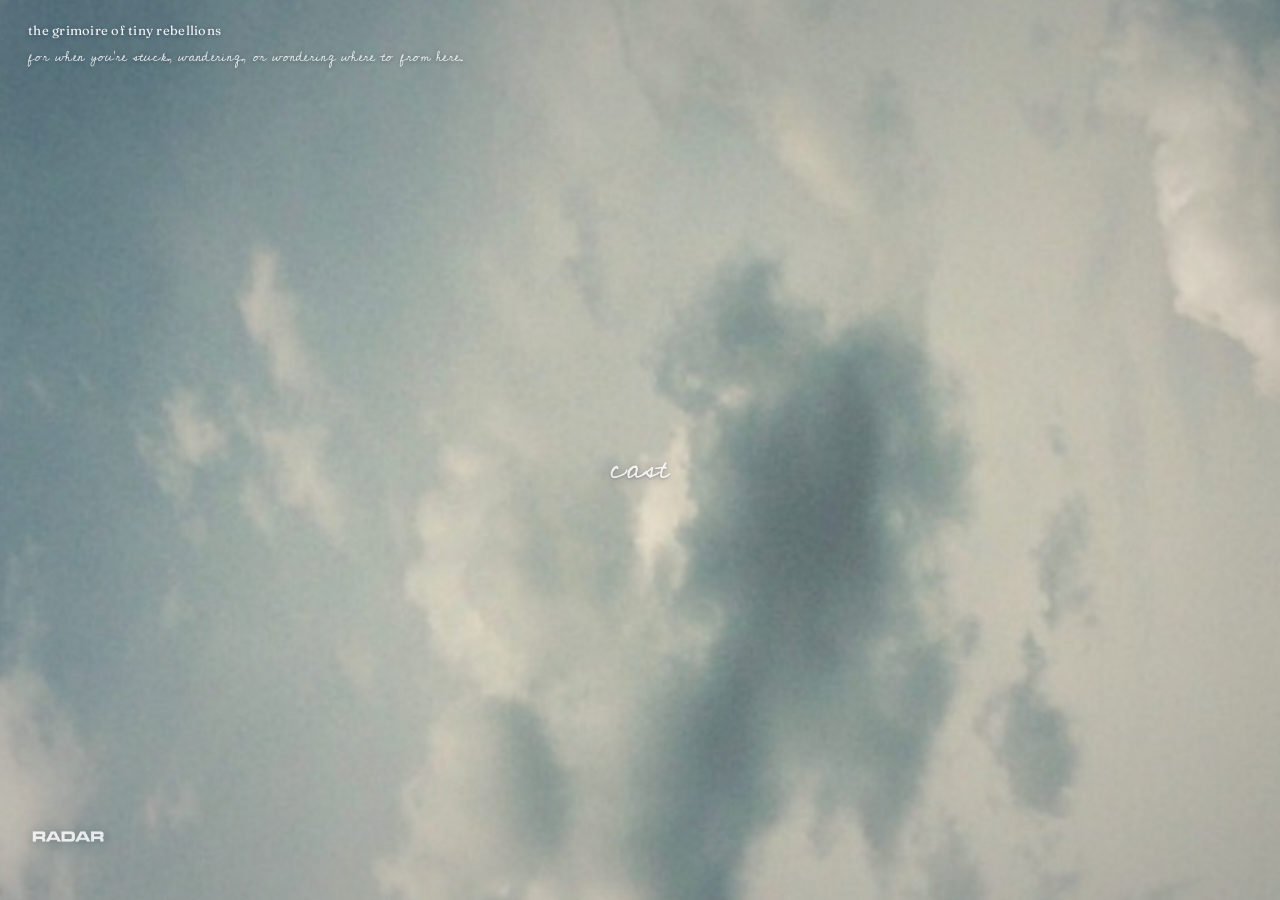
<file: index.html>
<!DOCTYPE html>
<html lang="en">
<head>
  <meta charset="UTF-8">
  <meta name="viewport" content="width=device-width, initial-scale=1.0">
  <title>the grimoire of tiny rebellions</title>
  <meta name="theme-color" content="#5a8ab5">
  <meta name="apple-mobile-web-app-capable" content="yes">
  <meta name="apple-mobile-web-app-status-bar-style" content="black-translucent">
  <meta name="apple-mobile-web-app-title" content="grimoire">
  <link rel="manifest" href="manifest.json">
  <link rel="apple-touch-icon" href="assets/icons/apple-touch-icon.png">
  <link rel="stylesheet" href="css/style.css">
</head>
<body>

  <header class="site-header">
    <span class="site-title">the grimoire of tiny rebellions</span>
    <span class="orientation-line">for when you're stuck, wandering, or wondering where to from here.</span>
  </header>

  <main id="field" class="field">
    <div class="field-vignette"></div>
    <!-- charms are built by field.js -->
    <p class="notice-text hidden">notice which one you saw first</p>
  </main>

  <!-- cast trigger -->
  <button class="cast-trigger" id="cast-trigger">cast</button>

  <!-- through-line (appears after charm selected) -->
  <p id="through-line" class="through-line"></p>

  <!-- score cluster (appears after charm selected) -->
  <div id="score-panel" class="score-panel hidden">
    <div id="scores-cluster" class="scores-cluster"></div>
  </div>

  <!-- drag hint -->
  <div id="drag-hint" class="drag-hint hidden">drag to move &middot; tap to take</div>

  <!-- note prompt (appears after score taken) -->
  <div id="note-prompt" class="note-prompt hidden">
    <div class="note-drag-handle"></div>
    <p class="note-took" id="note-took"></p>
    <p class="note-prompt-text" id="note-prompt-text"></p>
    <div class="note-card">
      <textarea id="note-input" placeholder="write here" rows="5"></textarea>
      <div class="note-actions">
        <button class="note-submit" id="note-submit">leave this here</button>
      </div>
    </div>
  </div>

  <!-- recast -->
  <button class="recast-btn" id="recast-btn">cast again</button>

  <!-- nav — hidden until first contribution -->
  <nav id="site-nav" class="site-nav hidden">
    <a href="guestbook.html">what others took</a>
    <a href="origins.html">lineage</a>
    <a href="grimoire-index.html">the index</a>
  </nav>

  <!-- radar badge -->
  <a href="https://linktr.ee/radar_xyz" class="radar-badge" target="_blank" rel="noopener noreferrer">
    <img src="assets/radar-logo.png" alt="RADAR">
  </a>

  <script src="js/config.js"></script>
  <script src="js/field.js"></script>
  <script>
    if ('serviceWorker' in navigator) {
      navigator.serviceWorker.register('/sw.js');
    }
  </script>
</body>
</html>
</file>
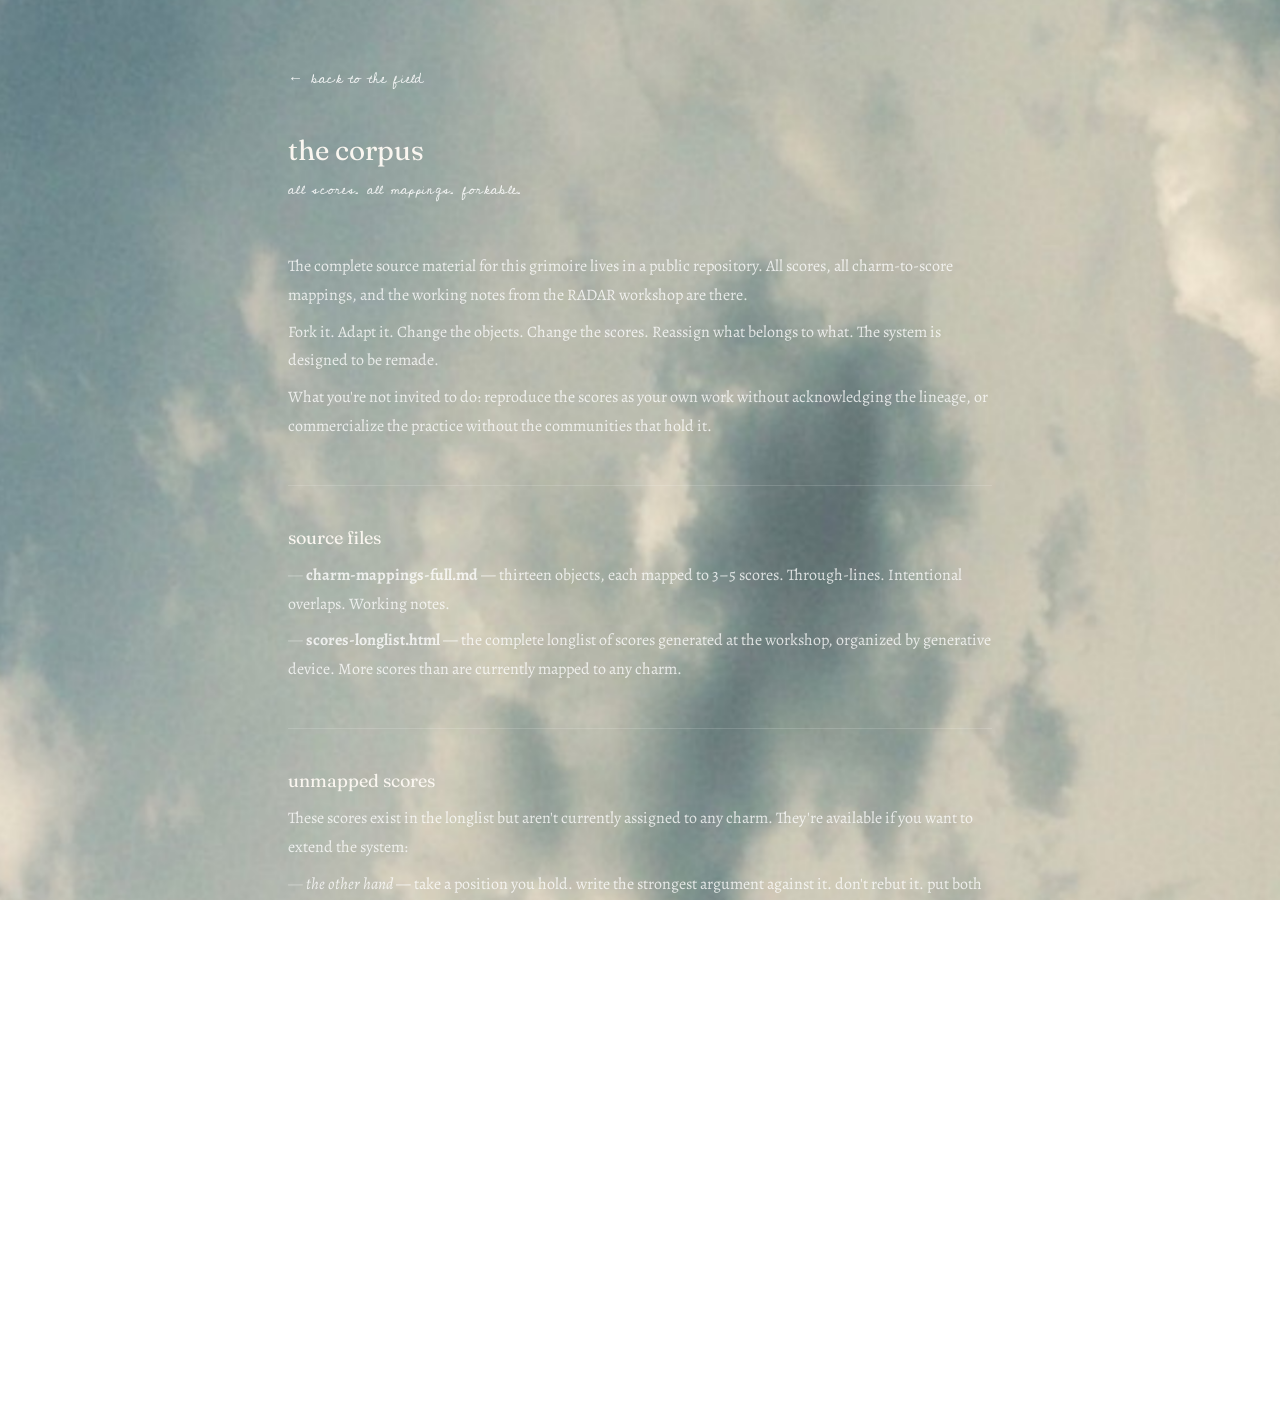
<file: corpus.html>
<!DOCTYPE html>
<html lang="en">
<head>
  <meta charset="UTF-8">
  <meta name="viewport" content="width=device-width, initial-scale=1.0">
  <title>the corpus — the grimoire</title>
  <link rel="preconnect" href="https://fonts.googleapis.com">
  <link href="https://fonts.googleapis.com/css2?family=IM+Fell+English:ital@0;1&family=EB+Garamond:ital,wght@0,400;0,500;1,400&family=Caveat:wght@400;500&display=swap" rel="stylesheet">
  <link rel="stylesheet" href="css/style.css">
</head>
<body class="inner-body">

  <div class="inner-page">
    <a href="index.html" class="inner-back">← back to the field</a>

    <h1>the corpus</h1>
    <p class="sub">all scores. all mappings. forkable.</p>

    <div class="origins-section">
      <p>The complete source material for this grimoire lives in a public repository. All scores, all charm-to-score mappings, and the working notes from the RADAR workshop are there.</p>
      <p>Fork it. Adapt it. Change the objects. Change the scores. Reassign what belongs to what. The system is designed to be remade.</p>
      <p>What you're not invited to do: reproduce the scores as your own work without acknowledging the lineage, or commercialize the practice without the communities that hold it.</p>
    </div>

    <hr class="origins-divider">

    <div class="origins-section">
      <h2>source files</h2>
      <ul>
        <li><strong>charm-mappings-full.md</strong> — thirteen objects, each mapped to 3–5 scores. Through-lines. Intentional overlaps. Working notes.</li>
        <li><strong>scores-longlist.html</strong> — the complete longlist of scores generated at the workshop, organized by generative device. More scores than are currently mapped to any charm.</li>
      </ul>
    </div>

    <hr class="origins-divider">

    <div class="origins-section">
      <h2>unmapped scores</h2>
      <p>These scores exist in the longlist but aren't currently assigned to any charm. They're available if you want to extend the system:</p>
      <ul>
        <li><em>the other hand</em> — take a position you hold. write the strongest argument against it. don't rebut it. put both papers in the same drawer.</li>
        <li><em>the wrong hand</em> — make something using only your non-dominant hand. don't apologize for how it turns out.</li>
      </ul>
    </div>

    <hr class="origins-divider">

    <div class="origins-section">
      <h2>on forking</h2>
      <p>The original charm set was chosen for its mix of the found, the inherited, and the slightly goofy. A marble and a small plastic dinosaur in the same casting set. That incongruity is part of the practice — the serious and the absurd hold the field together.</p>
      <p>If you build a version with different objects, leave a note somewhere about what you changed and why. The decisions are part of the work.</p>
    </div>

  </div>

</body>
</html>
</file>
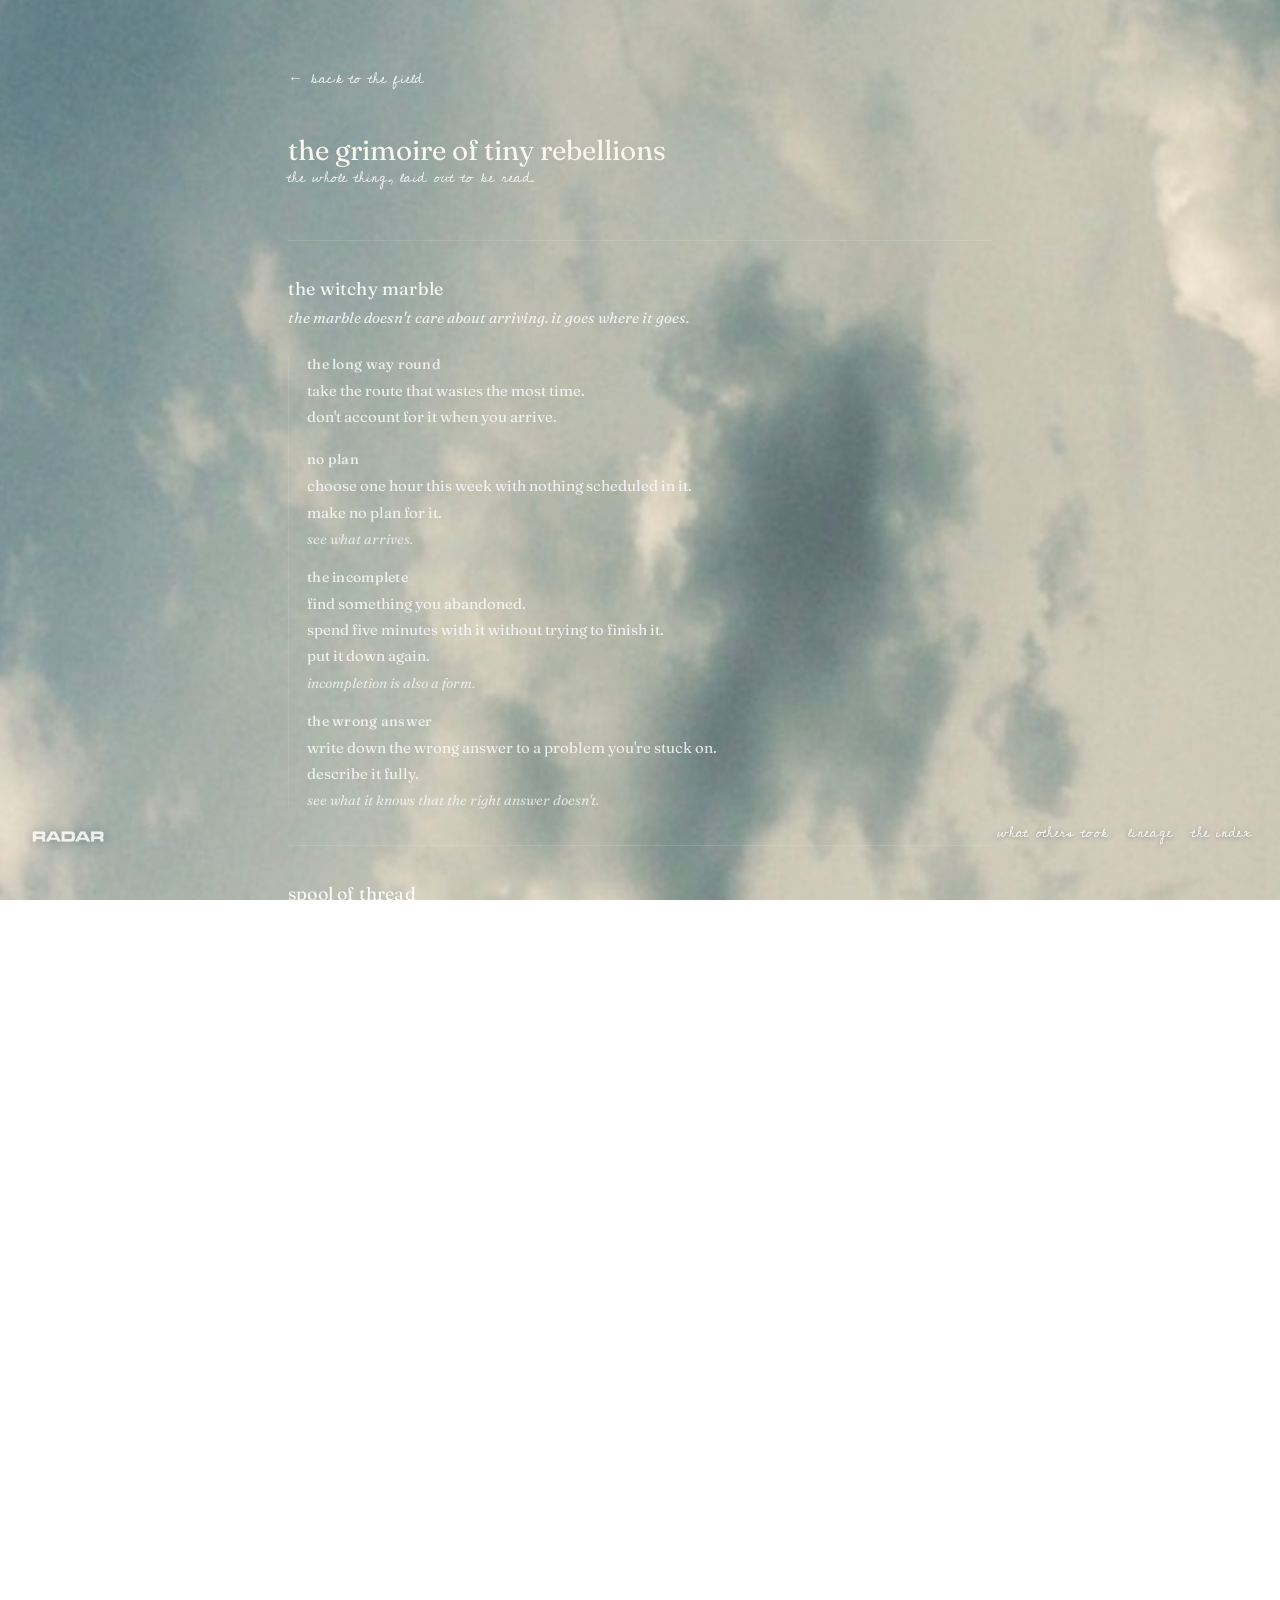
<file: grimoire-index.html>
<!DOCTYPE html>
<html lang="en">
<head>
  <meta charset="UTF-8">
  <meta name="viewport" content="width=device-width, initial-scale=1.0">
  <title>the index — the grimoire</title>
  <meta name="theme-color" content="#5a8ab5">
  <meta name="apple-mobile-web-app-capable" content="yes">
  <meta name="apple-mobile-web-app-title" content="grimoire">
  <link rel="manifest" href="manifest.json">
  <link rel="apple-touch-icon" href="assets/icons/apple-touch-icon.png">
  <link rel="stylesheet" href="css/style.css">
</head>
<body class="inner-body">

  <div class="inner-page grimoire-index-page">
    <a href="index.html" class="inner-back">← back to the field</a>

    <h1>the grimoire of tiny rebellions</h1>

    <p class="grimoire-index-intro">the whole thing, laid out to be read.</p>

    <div id="charm-list" class="charm-list">
      <p class="grimoire-index-loading">loading…</p>
    </div>
  </div>

  <nav class="site-nav visible">
    <a href="guestbook.html">what others took</a>
    <a href="origins.html">lineage</a>
    <a href="grimoire-index.html">the index</a>
  </nav>

  <script>
    fetch('./data/charms.json')
      .then(r => r.json())
      .then(json => {
        const list = document.getElementById('charm-list');
        list.innerHTML = '';

        json.charms.forEach(charm => {
          const entry = document.createElement('div');
          entry.className = 'charm-entry';

          const scores = charm.scores.map(score => {
            const bodyHtml = score.body.map(line => `<p class="ci-score-line">${line}</p>`).join('');
            const closingHtml = score.closing
              ? `<p class="ci-score-closing">${score.closing}</p>`
              : '';
            return `
              <div class="ci-score">
                <p class="ci-score-title">${score.title}</p>
                ${bodyHtml}${closingHtml}
              </div>`;
          }).join('');

          entry.innerHTML = `
            <div class="ci-charm-header">
              <span class="ci-charm-name">${charm.name}</span>
              <span class="ci-charm-throughline">${charm.throughline}</span>
            </div>
            <div class="ci-scores">${scores}</div>
          `;

          list.appendChild(entry);
        });
      })
      .catch(() => {
        document.getElementById('charm-list').innerHTML =
          '<p class="grimoire-index-loading">could not load the grimoire.</p>';
      });
  </script>

  <a href="https://linktr.ee/radar_xyz" class="radar-badge" target="_blank" rel="noopener noreferrer">
    <img src="assets/radar-logo.png" alt="RADAR">
  </a>

  <script>
    if ('serviceWorker' in navigator) {
      navigator.serviceWorker.register('/sw.js');
    }
  </script>
</body>
</html>
</file>
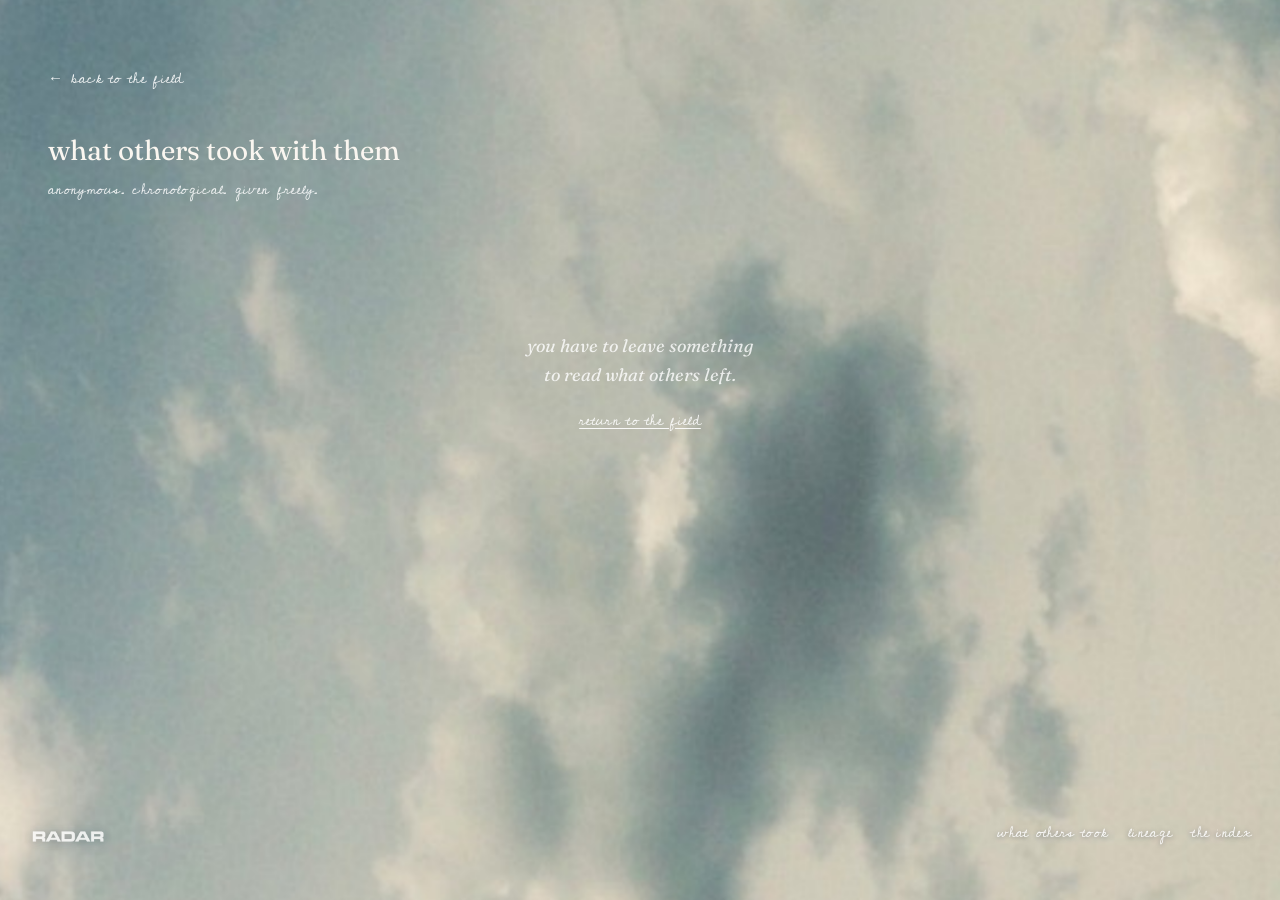
<file: guestbook.html>
<!DOCTYPE html>
<html lang="en">
<head>
  <meta charset="UTF-8">
  <meta name="viewport" content="width=device-width, initial-scale=1.0">
  <title>what others took — the grimoire</title>
  <meta name="theme-color" content="#5a8ab5">
  <meta name="apple-mobile-web-app-capable" content="yes">
  <meta name="apple-mobile-web-app-title" content="grimoire">
  <link rel="manifest" href="manifest.json">
  <link rel="apple-touch-icon" href="assets/icons/apple-touch-icon.png">
  <link rel="stylesheet" href="css/style.css">
</head>
<body class="inner-body">

  <div class="inner-page guestbook-header">
    <a href="index.html" class="inner-back">← back to the field</a>

    <h1>what others took with them</h1>
    <p class="sub">anonymous. chronological. given freely.</p>

    <!-- gate: shown if no contribution yet -->
    <div id="gate" class="guestbook-gate" style="display:none">
      <p>you have to leave something<br>to read what others left.</p>
      <a href="index.html">return to the field</a>
    </div>
  </div>

  <!-- scatter surface: full-width, outside the column constraint -->
  <div id="book" class="guestbook-surface" style="display:none">
    <div id="entries"></div>
  </div>

  <nav class="site-nav visible">
    <a href="guestbook.html">what others took</a>
    <a href="origins.html">lineage</a>
    <a href="grimoire-index.html">the index</a>
  </nav>

  <a href="https://linktr.ee/radar_xyz" class="radar-badge" target="_blank" rel="noopener noreferrer">
    <img src="assets/radar-logo.png" alt="RADAR">
  </a>

  <script src="js/config.js"></script>
  <script src="js/guestbook.js"></script>
  <script>
    if ('serviceWorker' in navigator) {
      navigator.serviceWorker.register('/sw.js');
    }
  </script>
</body>
</html>
</file>
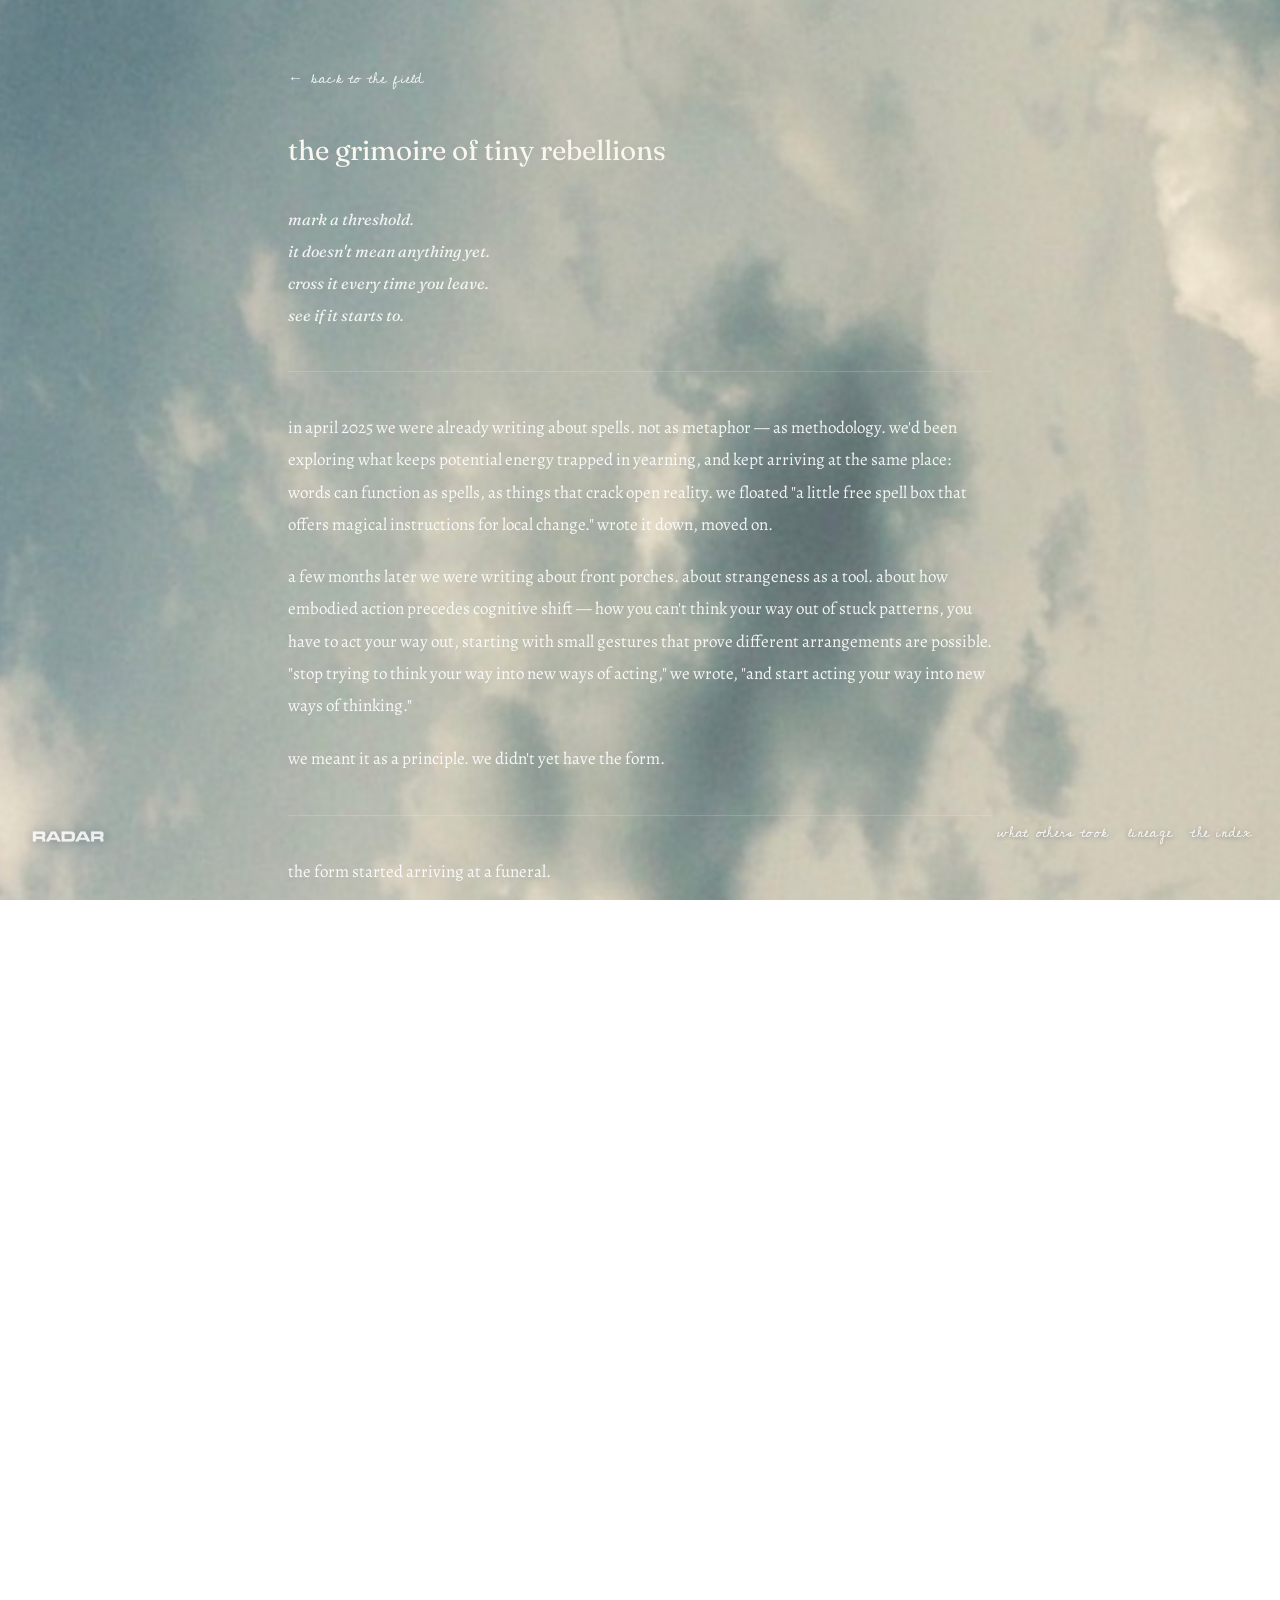
<file: origins.html>
<!DOCTYPE html>
<html lang="en">
<head>
  <meta charset="UTF-8">
  <meta name="viewport" content="width=device-width, initial-scale=1.0">
  <title>lineage — the grimoire</title>
  <meta name="theme-color" content="#5a8ab5">
  <meta name="apple-mobile-web-app-capable" content="yes">
  <meta name="apple-mobile-web-app-title" content="grimoire">
  <link rel="manifest" href="manifest.json">
  <link rel="apple-touch-icon" href="assets/icons/apple-touch-icon.png">
  <link rel="stylesheet" href="css/style.css">
</head>
<body class="inner-body">

  <div class="inner-page lineage-page">
    <a href="index.html" class="inner-back">← back to the field</a>

    <h1>the grimoire of tiny rebellions</h1>

    <div class="lineage-epigraph">
      <p>mark a threshold.</p>
      <p>it doesn't mean anything yet.</p>
      <p>cross it every time you leave.</p>
      <p>see if it starts to.</p>
    </div>

    <hr class="origins-divider">

    <div class="lineage-text">
      <p>in april 2025 we were already writing about spells. not as metaphor — as methodology. we'd been exploring what keeps potential energy trapped in yearning, and kept arriving at the same place: words can function as spells, as things that crack open reality. we floated "a little free spell box that offers magical instructions for local change." wrote it down, moved on.</p>

      <p>a few months later we were writing about front porches. about strangeness as a tool. about how embodied action precedes cognitive shift — how you can't think your way out of stuck patterns, you have to act your way out, starting with small gestures that prove different arrangements are possible. "stop trying to think your way into new ways of acting," we wrote, "and start acting your way into new ways of thinking."</p>

      <p>we meant it as a principle. we didn't yet have the form.</p>
    </div>

    <hr class="origins-divider">

    <div class="lineage-text">
      <p>the form started arriving at a funeral.</p>

      <p>february. angie gave the first eulogy in a clown nose — she'd taken up actual clowning — and came to bury the fear of cringe. the voice that says you're being too much. tracee delivered a part-eulogy, part-roast for the passive hope that the arc of history bends toward justice on its own, asked everyone to clench their fists and feel the exhaustion of holding it up. on the count of three: drop. squid buried the idea that community is somewhere you live, not something you tend.</p>

      <p>caitlin opened a miro board — the funeral garden — and everyone began to write. blue and green stickies for what you were letting go, music playing, everyone muted. dirt piled on top so the text still showed through. visible but buried. then the flip: pink and orange stickies for what became possible on the other side. fru closed three hours with a sigil practice — a hand-drawn mark, from the latin <em>sigillum</em>, to seal.</p>

      <p>we looked at what the garden had grown and something surfaced underneath all of it. earnestness becomes possible when you stop performing certainty. learning in public stops being cringe when not-knowing stops being failure. the permission you never knew you needed was always there — you just learned, very thoroughly, to stop looking for it.</p>

      <p>everything in that garden required unlearning first.</p>
    </div>

    <hr class="origins-divider">

    <div class="lineage-text">
      <p>so we took that as the question for the spring. what does it mean to actively host unlearning — in yourself, in community — when the whole environment is set up against it?</p>

      <p>we thought we'd figure it out by thinking about it. we were wrong. (we'd already written this down.)</p>

      <p>what we kept finding, across a lot of different fields, is that unlearning doesn't move from insight to change. mostly it works the other way — the act comes first, the understanding follows. the capacity to be otherwise is usually already there, latent, waiting for a prohibition to lift. layla shaikley put it plainly: <em>doing is the most effective mechanism for being.</em> your behaviors don't just reflect your identity — they create it.</p>

      <p>so we started asking: what if you come at it sideways? small enough to slip past the part that knows better?</p>
    </div>

    <hr class="origins-divider">

    <div class="lineage-text">
      <p>we went looking for forms that had already figured this out.</p>

      <p>fluxus had it — those absurdist event scores from the 1960s that didn't explain their point. they just got you to do the slightly weird thing and let the experience carry the meaning. yoko ono's <em>grapefruit</em> is full of them. the act was the art.</p>

      <p>the grimoire tradition had it from the other direction. pam grossman points out that the word <em>grimoire</em> is an outgrowth of the word <em>grammar</em> — a spell isn't a description of transformation, it's the technology of it. jessica dore calls it "using the subtle to influence the dense." daria condor, approaching the same thing from neuroscience, calls ritual "a technology of symbolic repetition that can rewire thought, emotion, and identity." not esoteric fringe. an interface.</p>

      <p>and we were noticing something in the cultural air. jessa crispin has named this "a moment of spiritual revival" — the mainstreaming of astrology and tarot, the taking up of the witch as an acceptable archetype. diana helmuth names the hunger underneath it: witchcraft as "a DIY ingress to divine comfort in a world of superstorms and daily economic uncertainty." but most of those tools are still navigable. still designed to be understood. tarot has a guide. astrology has a chart.</p>

      <p>charm casting is older and messier. a practice found across traditions — appalachian, west african diasporic, and others — where objects are scattered on a cloth and meaning is read from what catches your eye first, what sits near what, what lands at the edge. not predictive. orienting. alyssa polizzi describes it as "the art of activating the archetypal psyche and interpreting its forms — we project insights that emerge onto the mediums we interact with, the clouds, the bones, the tea leaves." the meaning isn't in the objects. it arrives through attention, through proximity, through what catches you.</p>

      <p>adrienne maree brown has a version of this: "the more i pay attention, the more i see order, clear messages, patterns, and invitations in the small or seemingly random things that happen in my life."</p>

      <p>we'd been circling all of this. the spell box. the small strange things. the gestures that prove different arrangements are possible. charm casting gave it a form.</p>
    </div>

    <hr class="origins-divider">

    <div class="lineage-text">
      <p>so we stopped trying to design a framework and gathered in miro to write spells instead.</p>

      <p>we called them scores — borrowing from fluxus, from the grimoire tradition, from what we'd already been doing for a year without quite naming it. small instructions organized into three types: permission (something the body already knows how to do, once the rule lifts), perception (what becomes visible before it changes what you believe), witness (what makes change socially real — the act becomes more itself because someone else sees it).</p>

      <p>small acts create small openings. and through those openings, different ways of being sometimes appear.</p>
    </div>

    <hr class="origins-divider">

    <div class="lineage-text">
      <p>the grimoire of tiny rebellions is what came out the other side.</p>

      <p>a small, strange site. you land on a field of scattered objects — a marble, a key, a button, a match. something catches you. you click it. you receive a small cluster of scores. you take one with you. before you go, you leave a note.</p>

      <p>you've crossed a threshold. it doesn't mean anything yet.</p>

      <p>see if it starts to.</p>
    </div>

  </div>

  <nav class="site-nav visible">
    <a href="guestbook.html">what others took</a>
    <a href="origins.html">lineage</a>
    <a href="grimoire-index.html">the index</a>
  </nav>

  <a href="https://linktr.ee/radar_xyz" class="radar-badge" target="_blank" rel="noopener noreferrer">
    <img src="assets/radar-logo.png" alt="RADAR">
  </a>

  <script>
    if ('serviceWorker' in navigator) {
      navigator.serviceWorker.register('/sw.js');
    }
  </script>
</body>
</html>
</file>
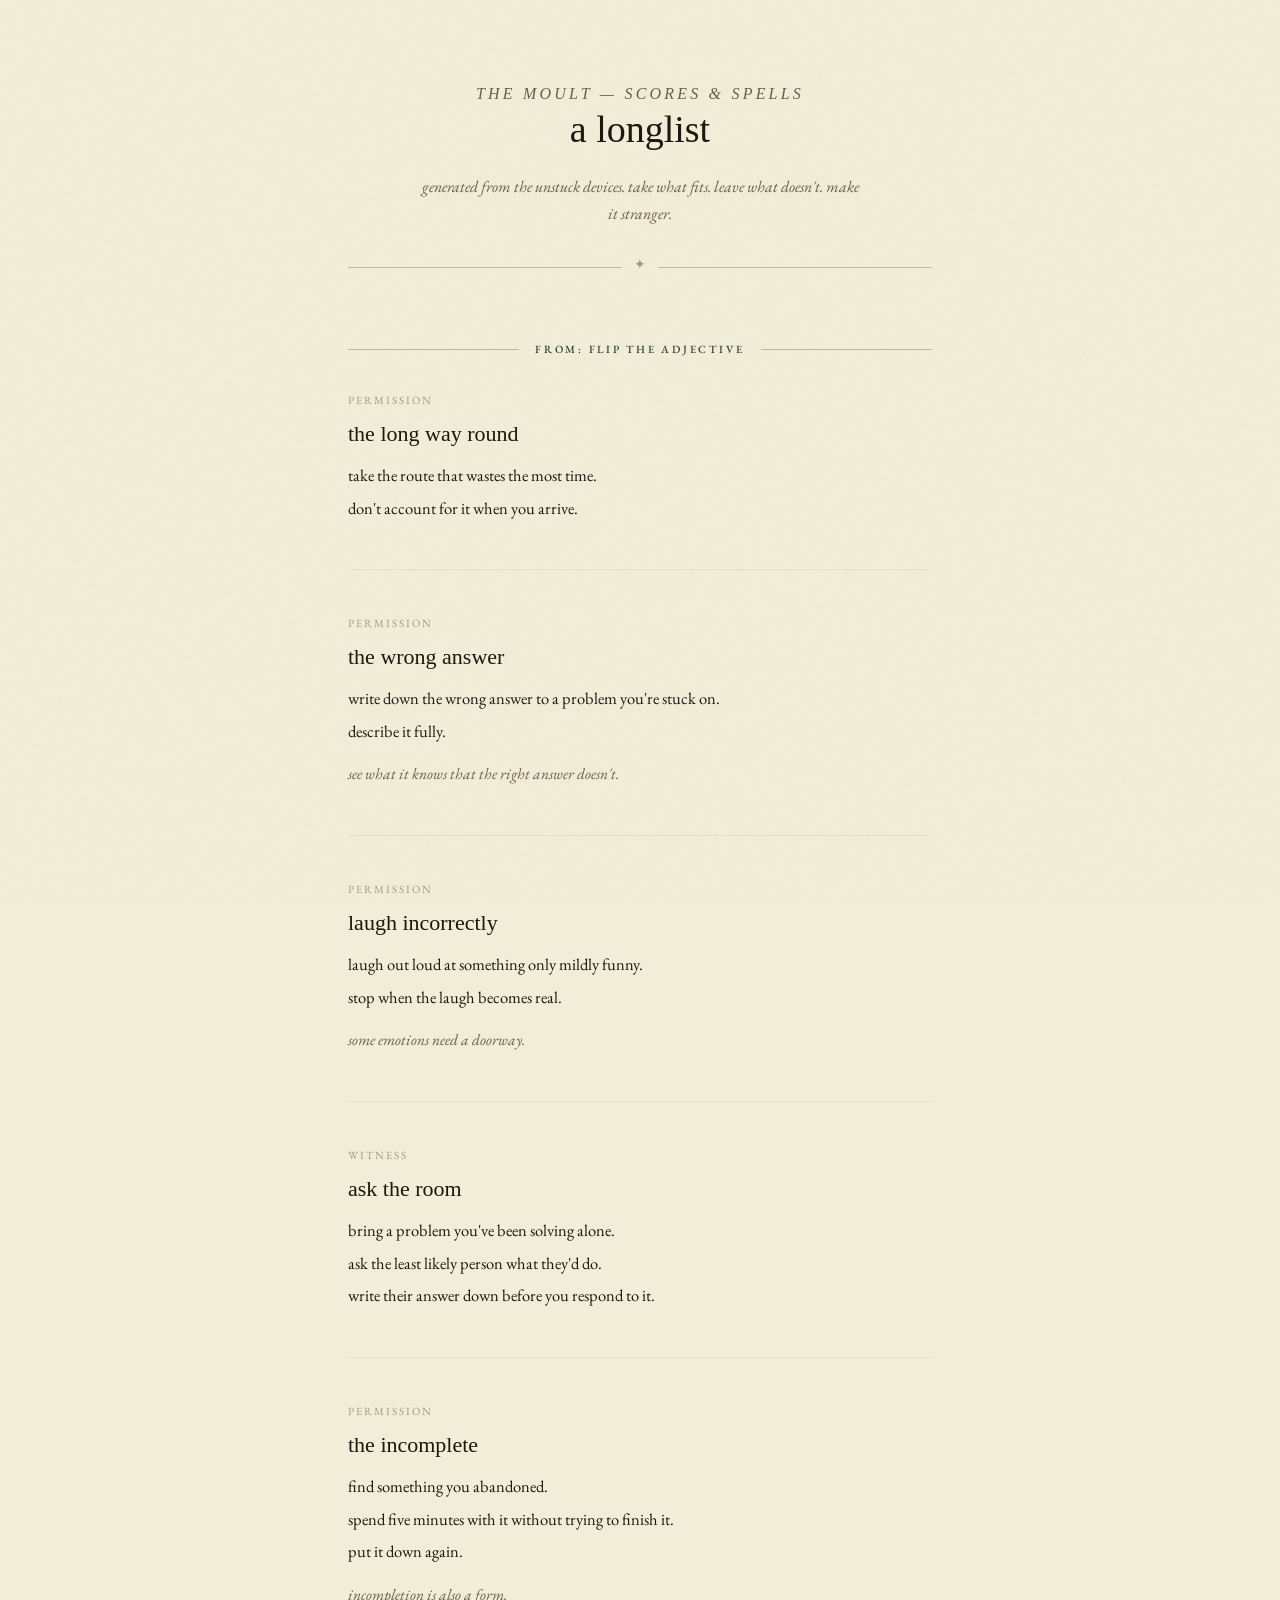
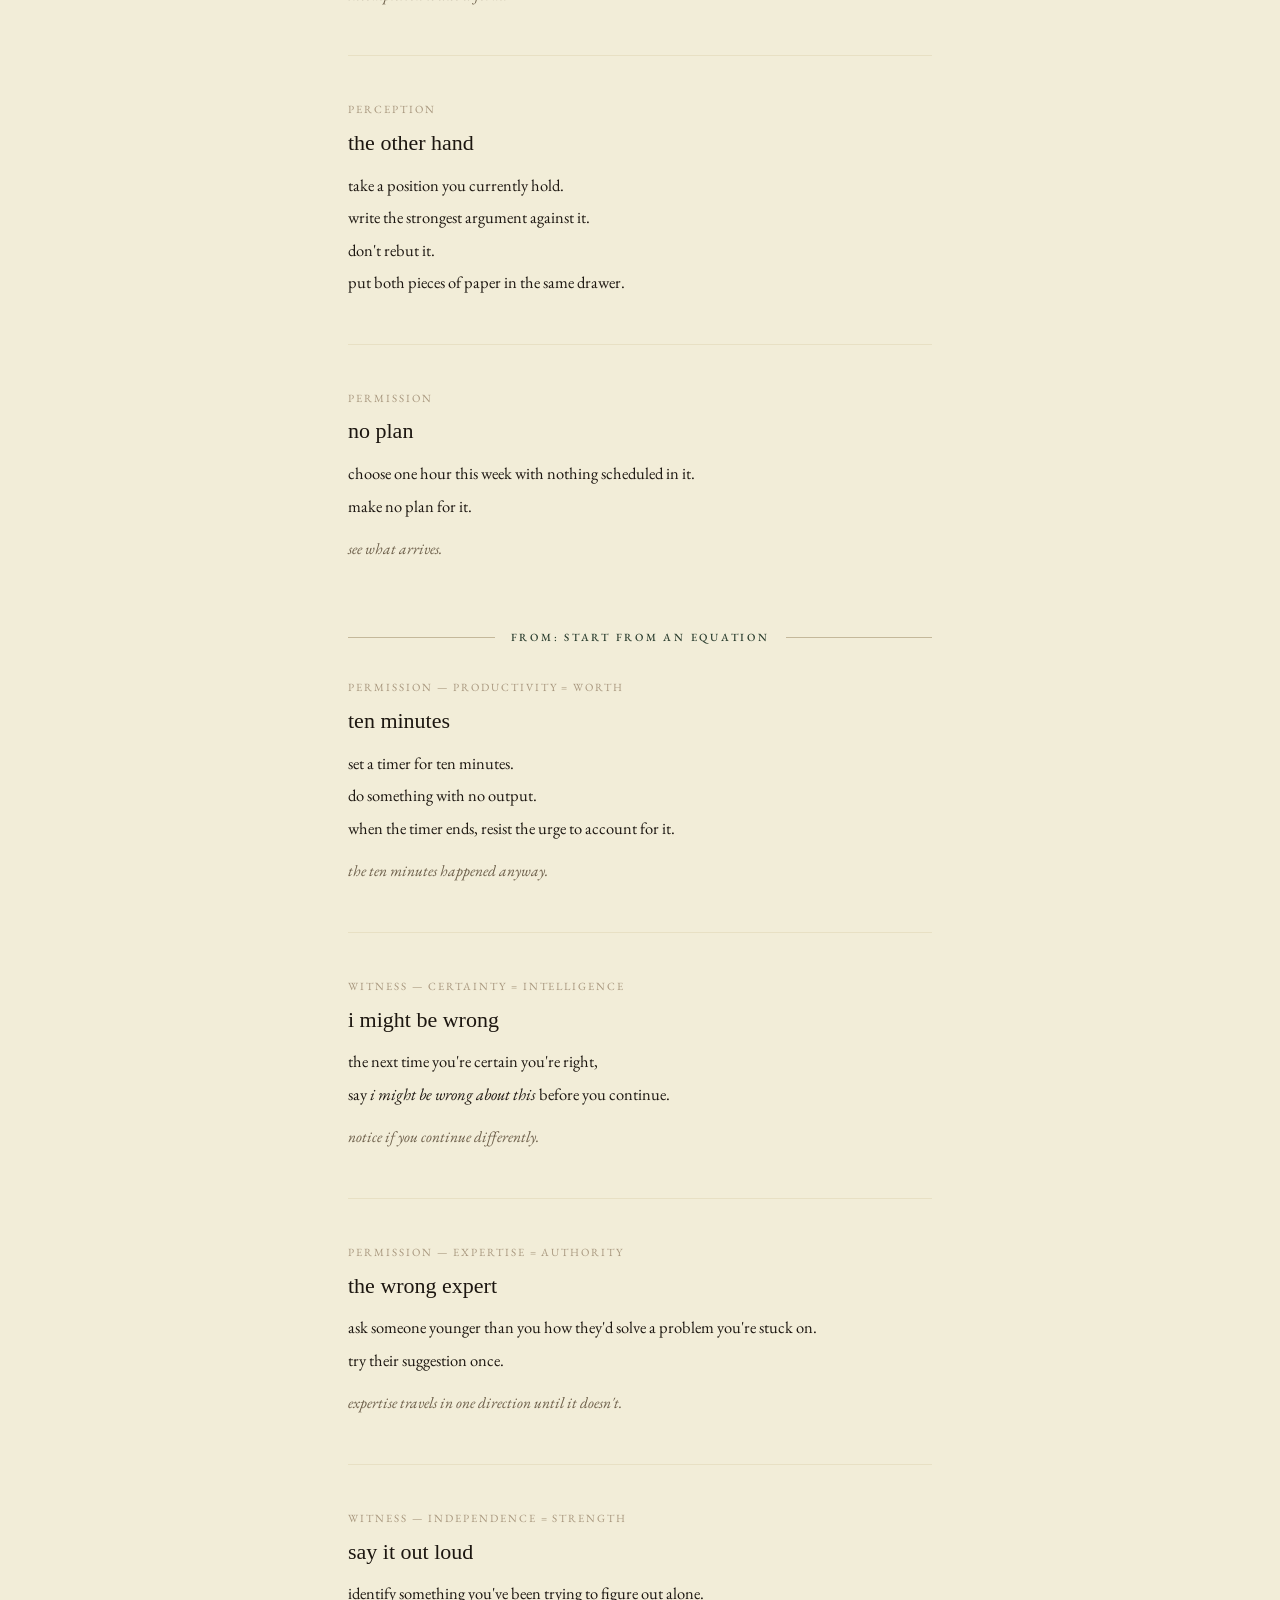
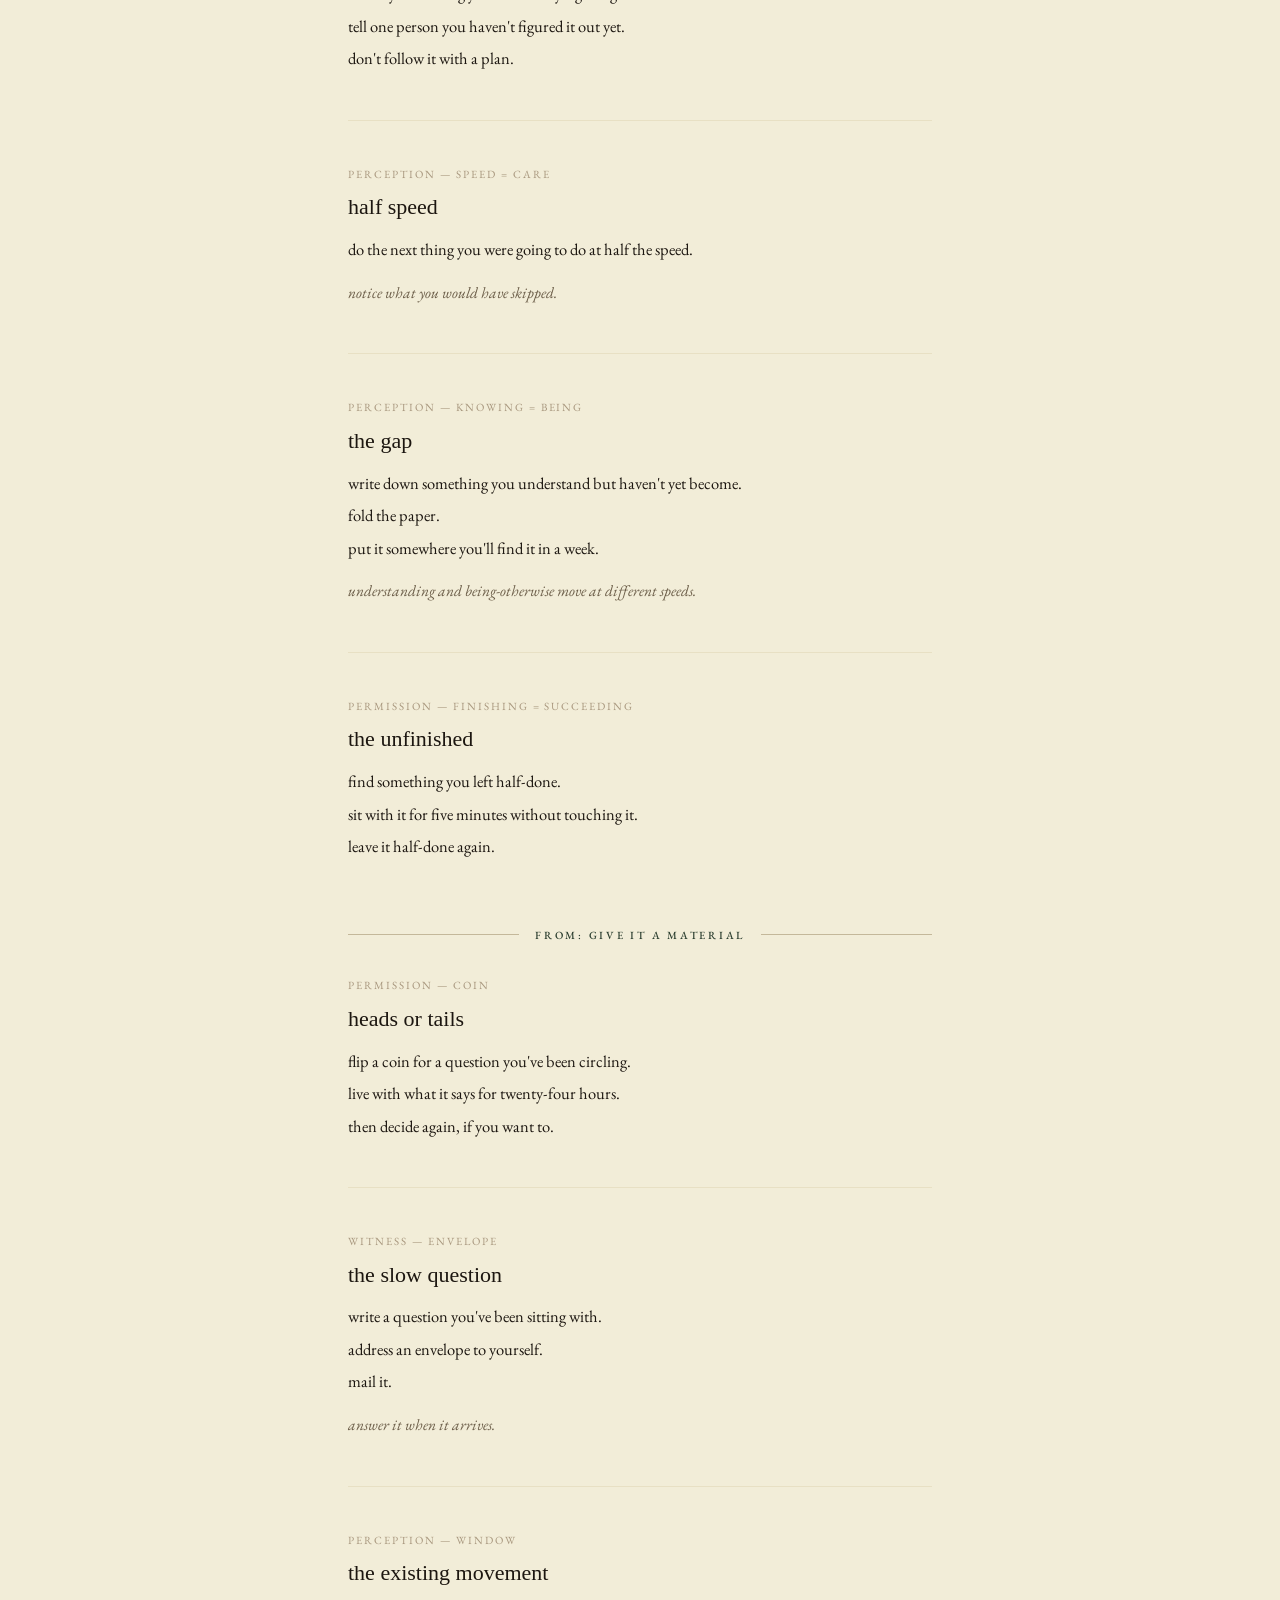
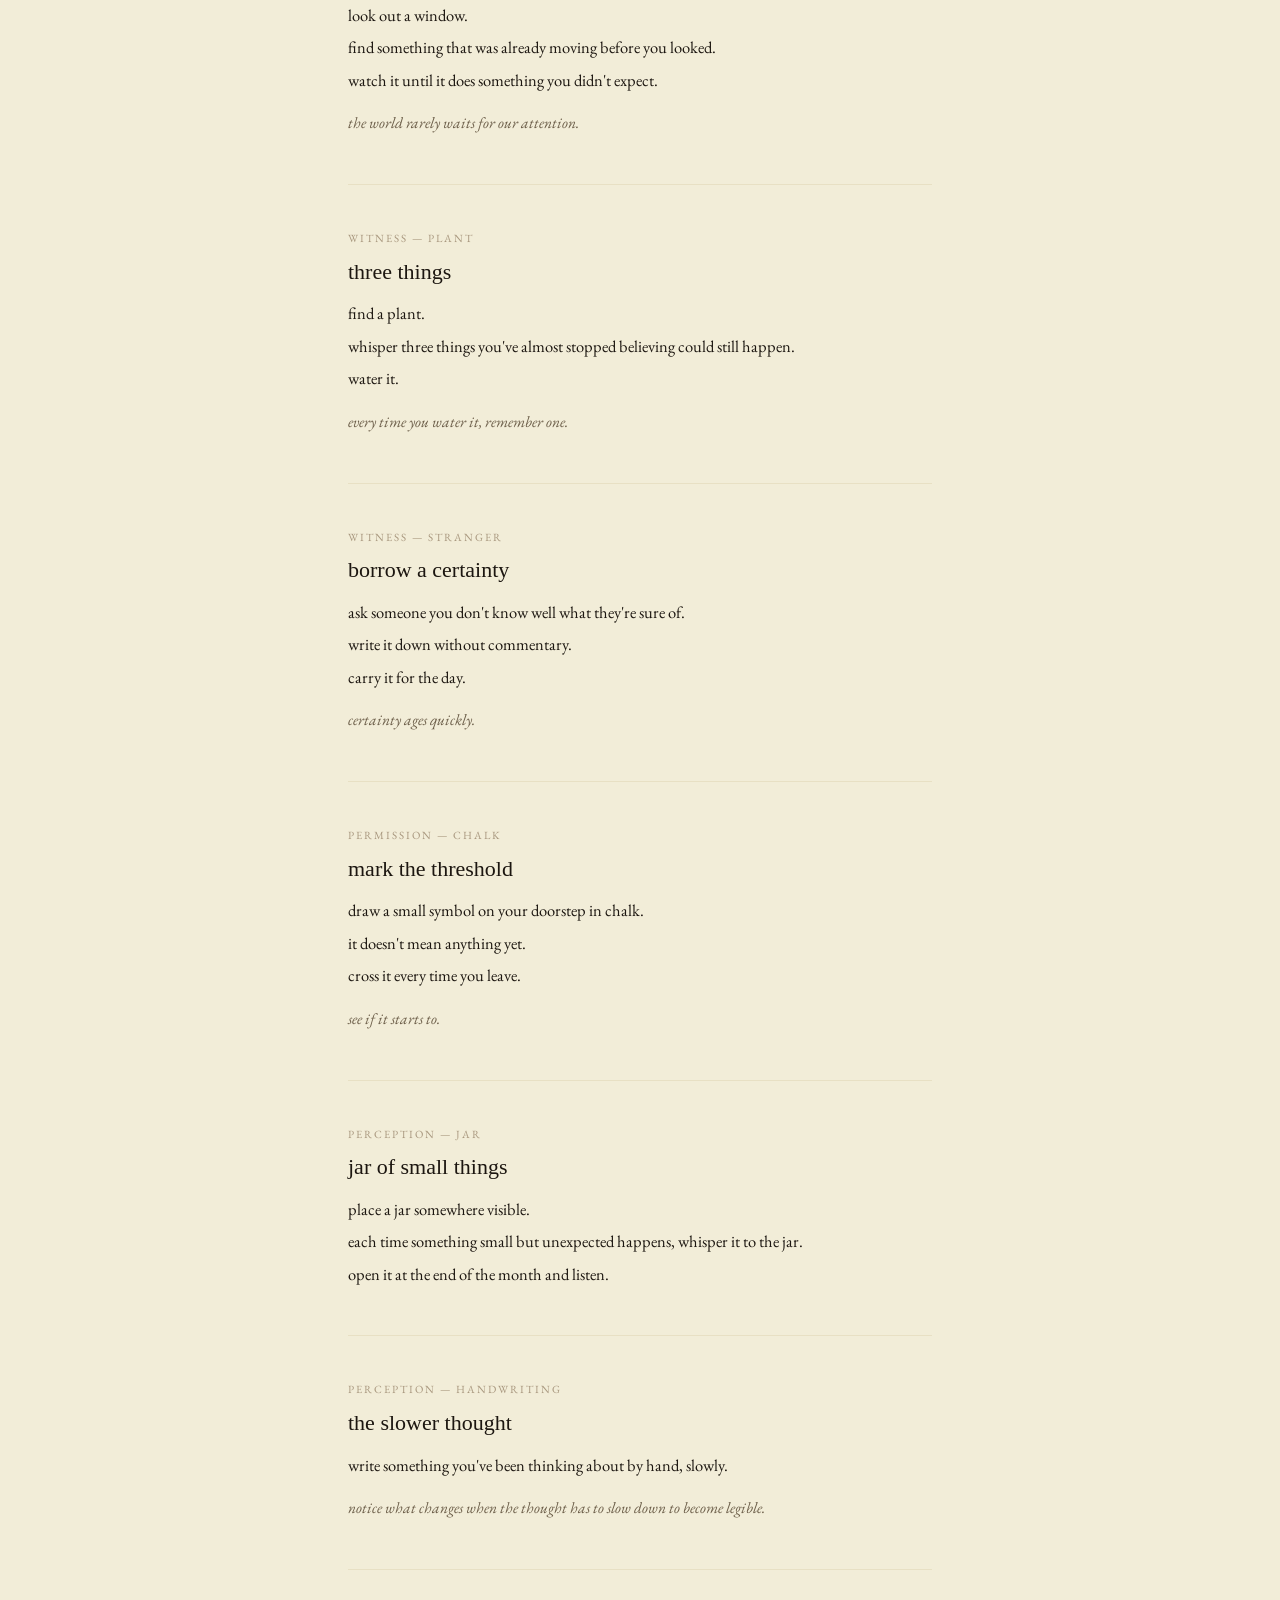
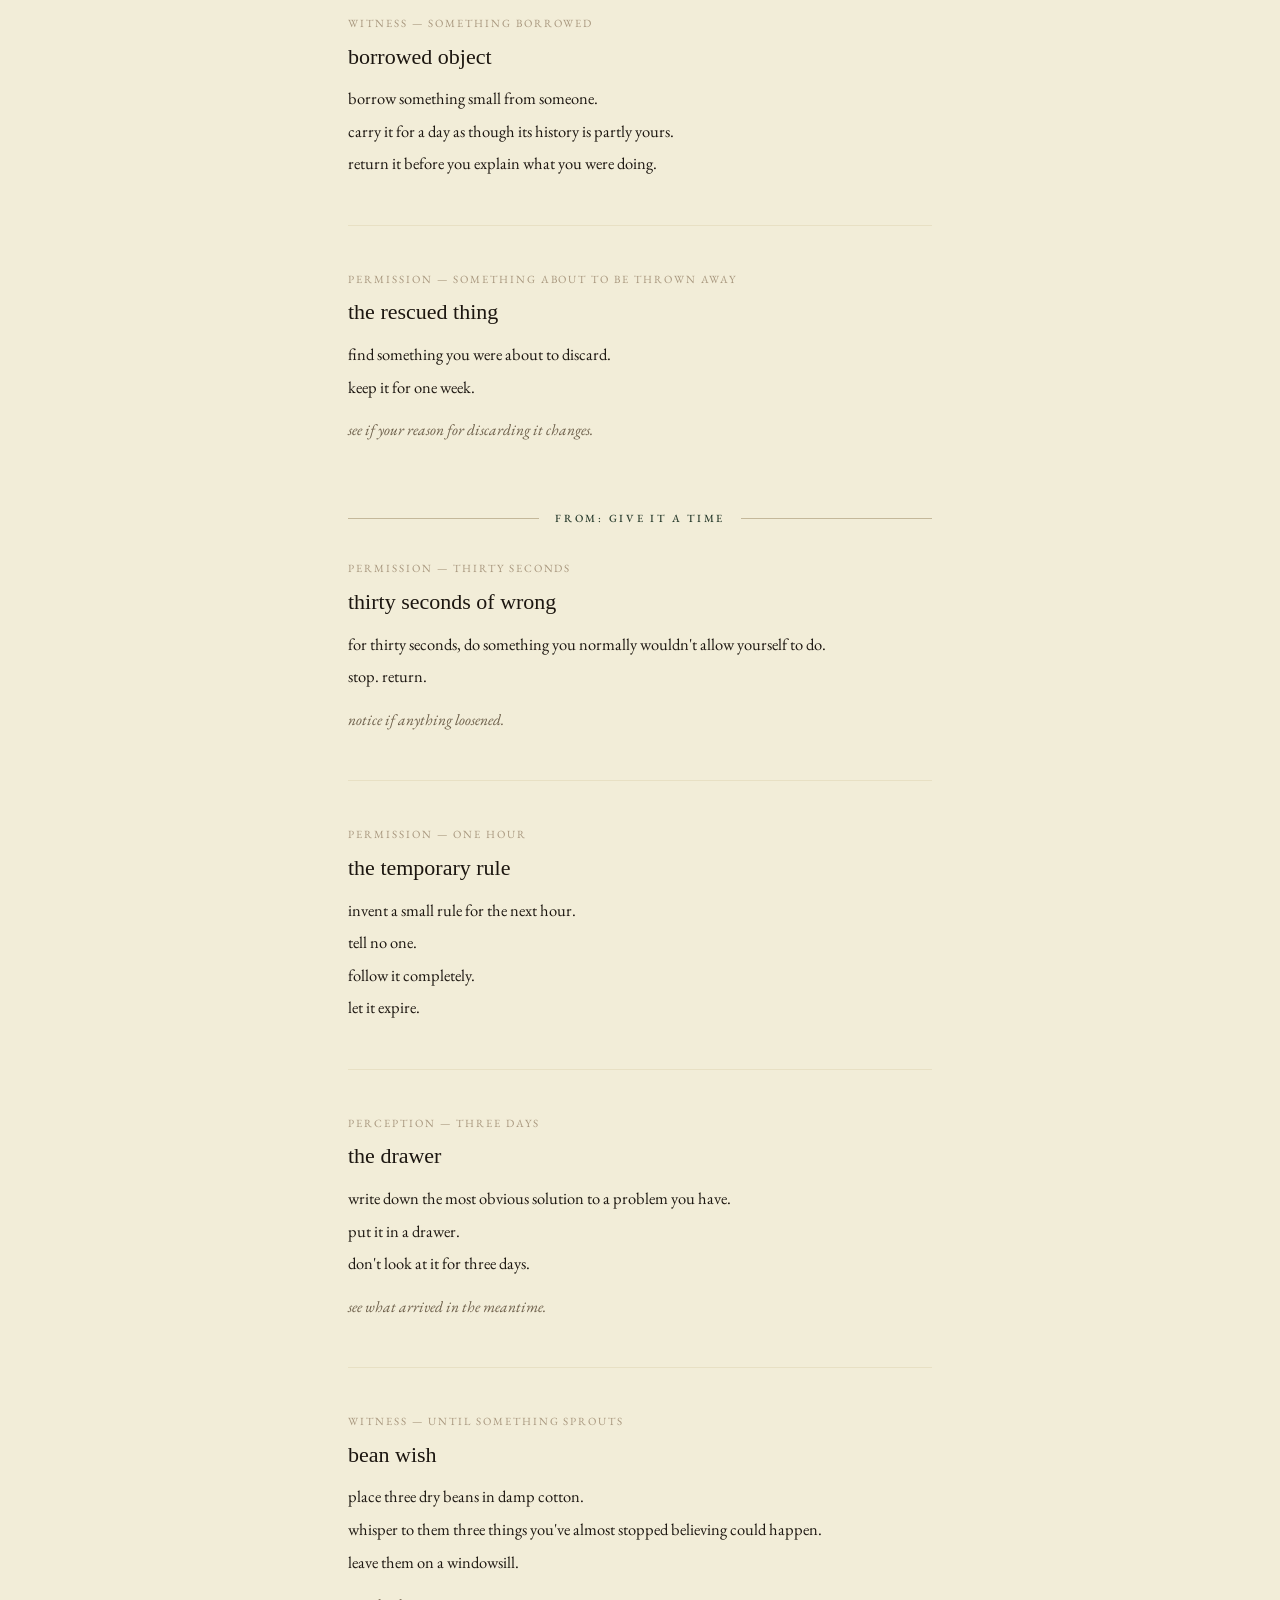
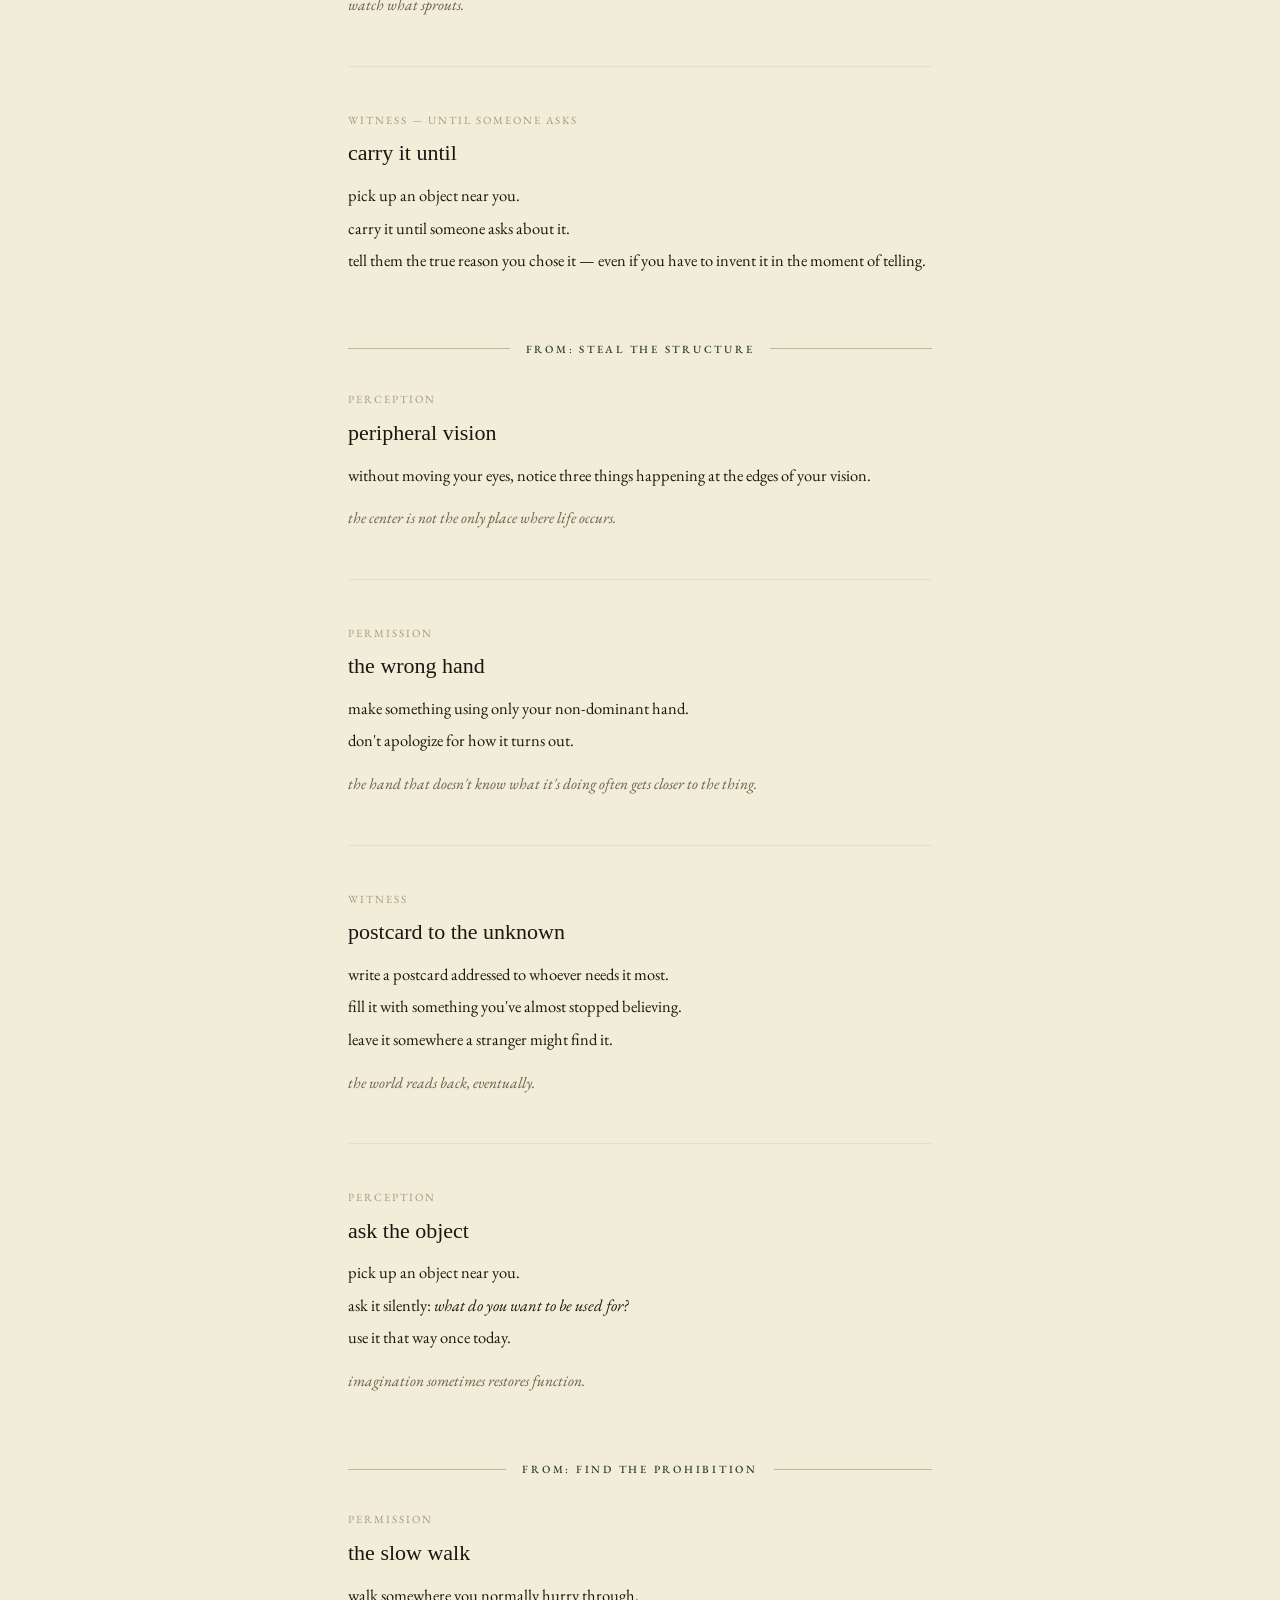
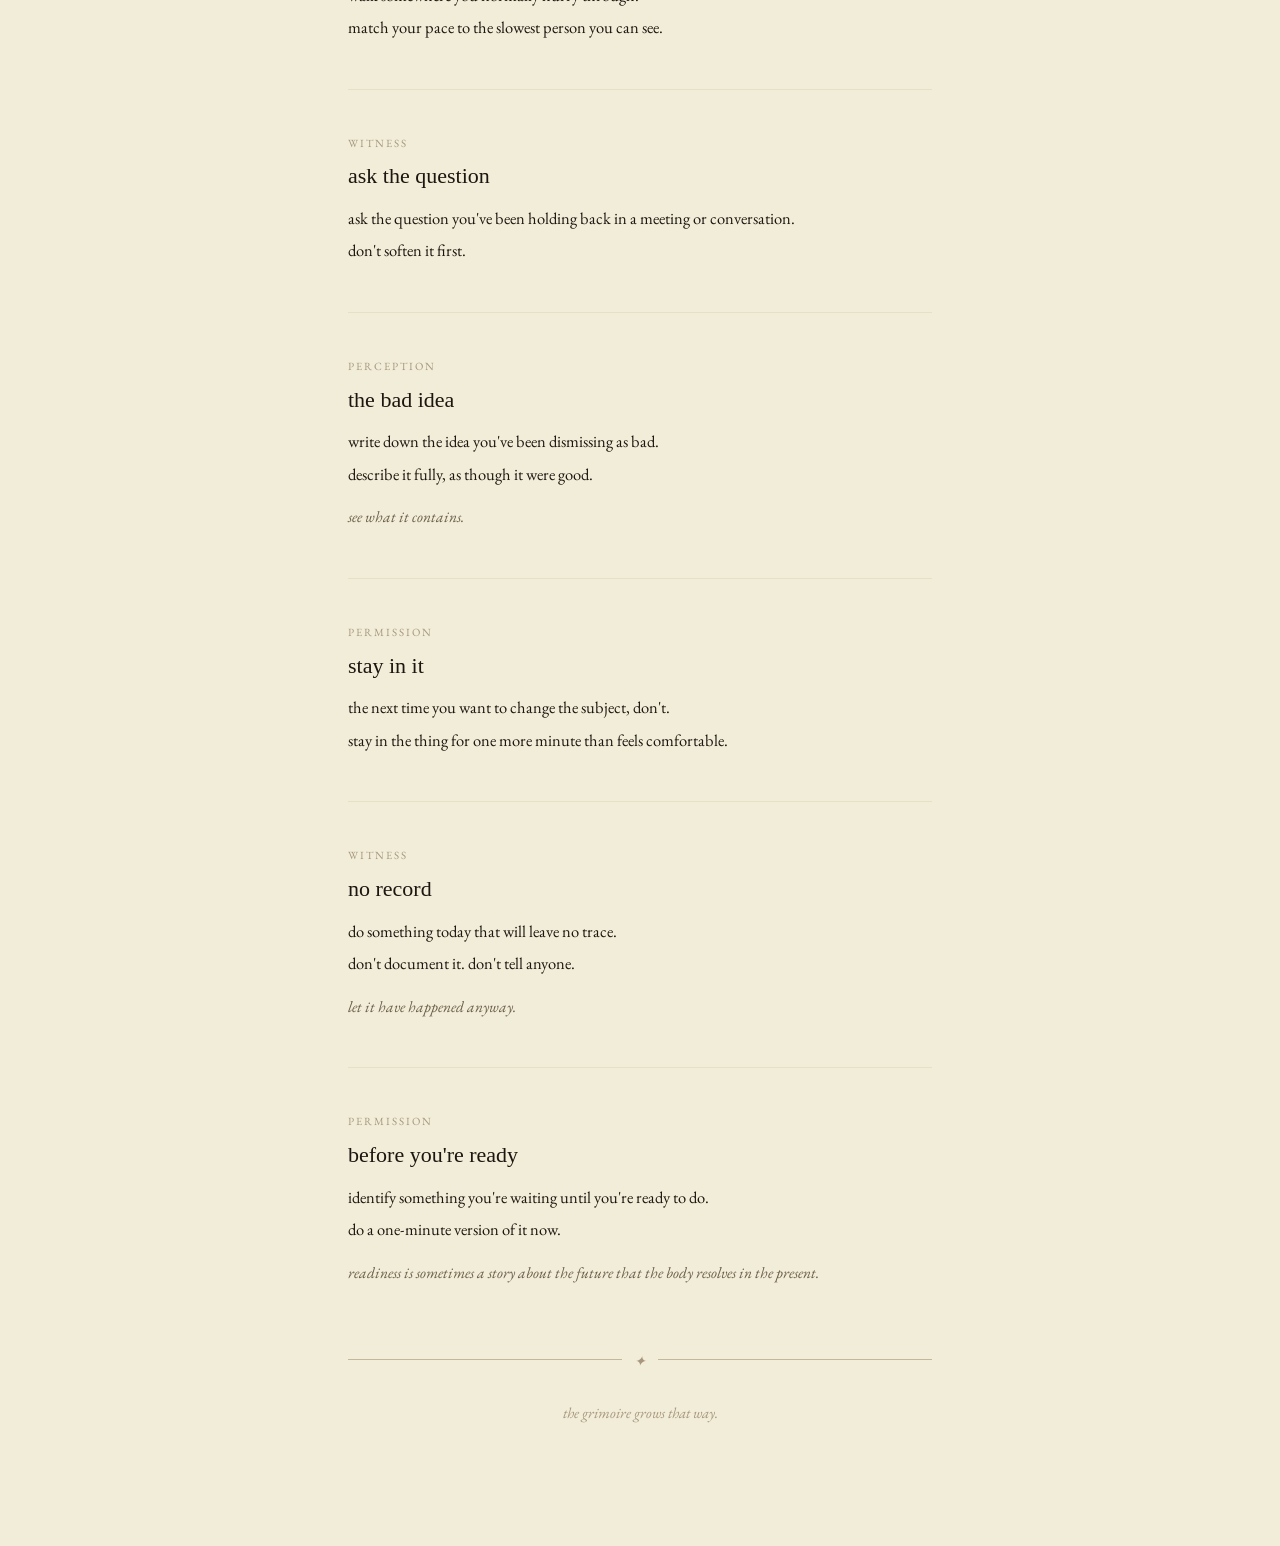
<file: scores-longlist.html>
<!DOCTYPE html>
<html lang="en">
<head>
<meta charset="UTF-8">
<meta name="viewport" content="width=device-width, initial-scale=1.0">
<title>scores & spells — a longlist</title>
<link rel="preconnect" href="https://fonts.googleapis.com">
<link href="https://fonts.googleapis.com/css2?family=IM+Fell+English:ital@0;1&family=EB+Garamond:ital,wght@0,400;0,500;1,400&display=swap" rel="stylesheet">
<style>
  :root {
    --paper: #f2edd8;
    --paper-dark: #e8e0c4;
    --ink: #1c1610;
    --ink-faded: #6b5d48;
    --ink-very-faded: #a8977e;
    --green: #2a3d2e;
    --green-light: #4a6b50;
    --rule: #c4b89a;
  }

  * { margin: 0; padding: 0; box-sizing: border-box; }

  body {
    background: var(--paper);
    color: var(--ink);
    font-family: 'EB Garamond', Georgia, serif;
    font-size: 17px;
    line-height: 1.7;
    min-height: 100vh;
  }

  /* grain overlay */
  body::before {
    content: '';
    position: fixed;
    inset: 0;
    background-image: url("data:image/svg+xml,%3Csvg viewBox='0 0 256 256' xmlns='http://www.w3.org/2000/svg'%3E%3Cfilter id='noise'%3E%3CfeTurbulence type='fractalNoise' baseFrequency='0.9' numOctaves='4' stitchTiles='stitch'/%3E%3C/filter%3E%3Crect width='100%25' height='100%25' filter='url(%23noise)' opacity='0.04'/%3E%3C/svg%3E");
    pointer-events: none;
    z-index: 100;
    opacity: 0.6;
  }

  .page {
    max-width: 680px;
    margin: 0 auto;
    padding: 80px 48px 120px;
  }

  /* header */
  .grimoire-header {
    text-align: center;
    margin-bottom: 72px;
    padding-bottom: 40px;
    border-bottom: 1px solid var(--rule);
    position: relative;
  }

  .grimoire-header::after {
    content: '✦';
    position: absolute;
    bottom: -10px;
    left: 50%;
    transform: translateX(-50%);
    background: var(--paper);
    padding: 0 12px;
    color: var(--ink-very-faded);
    font-size: 14px;
  }

  .grimoire-title {
    font-family: 'IM Fell English', serif;
    font-size: 13px;
    letter-spacing: 0.2em;
    text-transform: uppercase;
    color: var(--ink-faded);
    margin-bottom: 20px;
  }

  .grimoire-header h1 {
    font-family: 'IM Fell English', serif;
    font-size: 38px;
    font-weight: normal;
    line-height: 1.2;
    color: var(--ink);
    margin-bottom: 20px;
  }

  .grimoire-header p {
    font-style: italic;
    color: var(--ink-faded);
    font-size: 16px;
    max-width: 440px;
    margin: 0 auto;
  }

  /* device sections */
  .device-section {
    margin-bottom: 64px;
  }

  .device-label {
    display: flex;
    align-items: center;
    gap: 16px;
    margin-bottom: 32px;
  }

  .device-label::before,
  .device-label::after {
    content: '';
    flex: 1;
    height: 1px;
    background: var(--rule);
  }

  .device-label span {
    font-family: 'EB Garamond', serif;
    font-size: 11px;
    letter-spacing: 0.25em;
    text-transform: uppercase;
    color: var(--green);
    white-space: nowrap;
    font-weight: 500;
  }

  /* individual score */
  .score {
    margin-bottom: 44px;
    padding-bottom: 44px;
    border-bottom: 1px solid var(--paper-dark);
    animation: fadeIn 0.4s ease both;
  }

  .score:last-child {
    border-bottom: none;
    margin-bottom: 0;
    padding-bottom: 0;
  }

  @keyframes fadeIn {
    from { opacity: 0; transform: translateY(6px); }
    to { opacity: 1; transform: translateY(0); }
  }

  .score-title {
    font-family: 'IM Fell English', serif;
    font-size: 22px;
    font-weight: normal;
    color: var(--ink);
    margin-bottom: 12px;
    line-height: 1.3;
  }

  .score-type {
    font-size: 11px;
    letter-spacing: 0.18em;
    text-transform: uppercase;
    color: var(--ink-very-faded);
    margin-bottom: 10px;
  }

  .score-body {
    color: var(--ink);
    font-size: 16.5px;
    line-height: 1.85;
  }

  .score-body p {
    margin-bottom: 2px;
  }

  .score-closing {
    margin-top: 14px;
    font-style: italic;
    color: var(--ink-faded);
    font-size: 15.5px;
  }

  /* footer */
  .grimoire-footer {
    text-align: center;
    margin-top: 72px;
    padding-top: 40px;
    border-top: 1px solid var(--rule);
    font-style: italic;
    color: var(--ink-very-faded);
    font-size: 15px;
    position: relative;
  }

  .grimoire-footer::before {
    content: '✦';
    position: absolute;
    top: -10px;
    left: 50%;
    transform: translateX(-50%);
    background: var(--paper);
    padding: 0 12px;
    color: var(--ink-very-faded);
    font-size: 14px;
  }

  /* stagger animation delays */
  .score:nth-child(1) { animation-delay: 0.05s; }
  .score:nth-child(2) { animation-delay: 0.1s; }
  .score:nth-child(3) { animation-delay: 0.15s; }
  .score:nth-child(4) { animation-delay: 0.2s; }
  .score:nth-child(5) { animation-delay: 0.25s; }
  .score:nth-child(6) { animation-delay: 0.3s; }
</style>
</head>
<body>
<div class="page">

  <header class="grimoire-header">
    <p class="grimoire-title">the moult — scores & spells</p>
    <h1>a longlist</h1>
    <p>generated from the unstuck devices. take what fits. leave what doesn't. make it stranger.</p>
  </header>

  <!-- FLIP THE ADJECTIVE -->
  <section class="device-section">
    <div class="device-label"><span>from: flip the adjective</span></div>

    <div class="score">
      <div class="score-type">permission</div>
      <h2 class="score-title">the long way round</h2>
      <div class="score-body">
        <p>take the route that wastes the most time.</p>
        <p>don't account for it when you arrive.</p>
      </div>
    </div>

    <div class="score">
      <div class="score-type">permission</div>
      <h2 class="score-title">the wrong answer</h2>
      <div class="score-body">
        <p>write down the wrong answer to a problem you're stuck on.</p>
        <p>describe it fully.</p>
        <p class="score-closing">see what it knows that the right answer doesn't.</p>
      </div>
    </div>

    <div class="score">
      <div class="score-type">permission</div>
      <h2 class="score-title">laugh incorrectly</h2>
      <div class="score-body">
        <p>laugh out loud at something only mildly funny.</p>
        <p>stop when the laugh becomes real.</p>
        <p class="score-closing">some emotions need a doorway.</p>
      </div>
    </div>

    <div class="score">
      <div class="score-type">witness</div>
      <h2 class="score-title">ask the room</h2>
      <div class="score-body">
        <p>bring a problem you've been solving alone.</p>
        <p>ask the least likely person what they'd do.</p>
        <p>write their answer down before you respond to it.</p>
      </div>
    </div>

    <div class="score">
      <div class="score-type">permission</div>
      <h2 class="score-title">the incomplete</h2>
      <div class="score-body">
        <p>find something you abandoned.</p>
        <p>spend five minutes with it without trying to finish it.</p>
        <p>put it down again.</p>
        <p class="score-closing">incompletion is also a form.</p>
      </div>
    </div>

    <div class="score">
      <div class="score-type">perception</div>
      <h2 class="score-title">the other hand</h2>
      <div class="score-body">
        <p>take a position you currently hold.</p>
        <p>write the strongest argument against it.</p>
        <p>don't rebut it.</p>
        <p>put both pieces of paper in the same drawer.</p>
      </div>
    </div>

    <div class="score">
      <div class="score-type">permission</div>
      <h2 class="score-title">no plan</h2>
      <div class="score-body">
        <p>choose one hour this week with nothing scheduled in it.</p>
        <p>make no plan for it.</p>
        <p class="score-closing">see what arrives.</p>
      </div>
    </div>

  </section>

  <!-- START FROM AN EQUATION -->
  <section class="device-section">
    <div class="device-label"><span>from: start from an equation</span></div>

    <div class="score">
      <div class="score-type">permission — productivity = worth</div>
      <h2 class="score-title">ten minutes</h2>
      <div class="score-body">
        <p>set a timer for ten minutes.</p>
        <p>do something with no output.</p>
        <p>when the timer ends, resist the urge to account for it.</p>
        <p class="score-closing">the ten minutes happened anyway.</p>
      </div>
    </div>

    <div class="score">
      <div class="score-type">witness — certainty = intelligence</div>
      <h2 class="score-title">i might be wrong</h2>
      <div class="score-body">
        <p>the next time you're certain you're right,</p>
        <p>say <em>i might be wrong about this</em> before you continue.</p>
        <p class="score-closing">notice if you continue differently.</p>
      </div>
    </div>

    <div class="score">
      <div class="score-type">permission — expertise = authority</div>
      <h2 class="score-title">the wrong expert</h2>
      <div class="score-body">
        <p>ask someone younger than you how they'd solve a problem you're stuck on.</p>
        <p>try their suggestion once.</p>
        <p class="score-closing">expertise travels in one direction until it doesn't.</p>
      </div>
    </div>

    <div class="score">
      <div class="score-type">witness — independence = strength</div>
      <h2 class="score-title">say it out loud</h2>
      <div class="score-body">
        <p>identify something you've been trying to figure out alone.</p>
        <p>tell one person you haven't figured it out yet.</p>
        <p>don't follow it with a plan.</p>
      </div>
    </div>

    <div class="score">
      <div class="score-type">perception — speed = care</div>
      <h2 class="score-title">half speed</h2>
      <div class="score-body">
        <p>do the next thing you were going to do at half the speed.</p>
        <p class="score-closing">notice what you would have skipped.</p>
      </div>
    </div>

    <div class="score">
      <div class="score-type">perception — knowing = being</div>
      <h2 class="score-title">the gap</h2>
      <div class="score-body">
        <p>write down something you understand but haven't yet become.</p>
        <p>fold the paper.</p>
        <p>put it somewhere you'll find it in a week.</p>
        <p class="score-closing">understanding and being-otherwise move at different speeds.</p>
      </div>
    </div>

    <div class="score">
      <div class="score-type">permission — finishing = succeeding</div>
      <h2 class="score-title">the unfinished</h2>
      <div class="score-body">
        <p>find something you left half-done.</p>
        <p>sit with it for five minutes without touching it.</p>
        <p>leave it half-done again.</p>
      </div>
    </div>

  </section>

  <!-- GIVE IT A MATERIAL -->
  <section class="device-section">
    <div class="device-label"><span>from: give it a material</span></div>

    <div class="score">
      <div class="score-type">permission — coin</div>
      <h2 class="score-title">heads or tails</h2>
      <div class="score-body">
        <p>flip a coin for a question you've been circling.</p>
        <p>live with what it says for twenty-four hours.</p>
        <p>then decide again, if you want to.</p>
      </div>
    </div>

    <div class="score">
      <div class="score-type">witness — envelope</div>
      <h2 class="score-title">the slow question</h2>
      <div class="score-body">
        <p>write a question you've been sitting with.</p>
        <p>address an envelope to yourself.</p>
        <p>mail it.</p>
        <p class="score-closing">answer it when it arrives.</p>
      </div>
    </div>

    <div class="score">
      <div class="score-type">perception — window</div>
      <h2 class="score-title">the existing movement</h2>
      <div class="score-body">
        <p>look out a window.</p>
        <p>find something that was already moving before you looked.</p>
        <p>watch it until it does something you didn't expect.</p>
        <p class="score-closing">the world rarely waits for our attention.</p>
      </div>
    </div>

    <div class="score">
      <div class="score-type">witness — plant</div>
      <h2 class="score-title">three things</h2>
      <div class="score-body">
        <p>find a plant.</p>
        <p>whisper three things you've almost stopped believing could still happen.</p>
        <p>water it.</p>
        <p class="score-closing">every time you water it, remember one.</p>
      </div>
    </div>

    <div class="score">
      <div class="score-type">witness — stranger</div>
      <h2 class="score-title">borrow a certainty</h2>
      <div class="score-body">
        <p>ask someone you don't know well what they're sure of.</p>
        <p>write it down without commentary.</p>
        <p>carry it for the day.</p>
        <p class="score-closing">certainty ages quickly.</p>
      </div>
    </div>

    <div class="score">
      <div class="score-type">permission — chalk</div>
      <h2 class="score-title">mark the threshold</h2>
      <div class="score-body">
        <p>draw a small symbol on your doorstep in chalk.</p>
        <p>it doesn't mean anything yet.</p>
        <p>cross it every time you leave.</p>
        <p class="score-closing">see if it starts to.</p>
      </div>
    </div>

    <div class="score">
      <div class="score-type">perception — jar</div>
      <h2 class="score-title">jar of small things</h2>
      <div class="score-body">
        <p>place a jar somewhere visible.</p>
        <p>each time something small but unexpected happens, whisper it to the jar.</p>
        <p>open it at the end of the month and listen.</p>
      </div>
    </div>

    <div class="score">
      <div class="score-type">perception — handwriting</div>
      <h2 class="score-title">the slower thought</h2>
      <div class="score-body">
        <p>write something you've been thinking about by hand, slowly.</p>
        <p class="score-closing">notice what changes when the thought has to slow down to become legible.</p>
      </div>
    </div>

    <div class="score">
      <div class="score-type">witness — something borrowed</div>
      <h2 class="score-title">borrowed object</h2>
      <div class="score-body">
        <p>borrow something small from someone.</p>
        <p>carry it for a day as though its history is partly yours.</p>
        <p>return it before you explain what you were doing.</p>
      </div>
    </div>

    <div class="score">
      <div class="score-type">permission — something about to be thrown away</div>
      <h2 class="score-title">the rescued thing</h2>
      <div class="score-body">
        <p>find something you were about to discard.</p>
        <p>keep it for one week.</p>
        <p class="score-closing">see if your reason for discarding it changes.</p>
      </div>
    </div>

  </section>

  <!-- GIVE IT A TIME -->
  <section class="device-section">
    <div class="device-label"><span>from: give it a time</span></div>

    <div class="score">
      <div class="score-type">permission — thirty seconds</div>
      <h2 class="score-title">thirty seconds of wrong</h2>
      <div class="score-body">
        <p>for thirty seconds, do something you normally wouldn't allow yourself to do.</p>
        <p>stop. return.</p>
        <p class="score-closing">notice if anything loosened.</p>
      </div>
    </div>

    <div class="score">
      <div class="score-type">permission — one hour</div>
      <h2 class="score-title">the temporary rule</h2>
      <div class="score-body">
        <p>invent a small rule for the next hour.</p>
        <p>tell no one.</p>
        <p>follow it completely.</p>
        <p>let it expire.</p>
      </div>
    </div>

    <div class="score">
      <div class="score-type">perception — three days</div>
      <h2 class="score-title">the drawer</h2>
      <div class="score-body">
        <p>write down the most obvious solution to a problem you have.</p>
        <p>put it in a drawer.</p>
        <p>don't look at it for three days.</p>
        <p class="score-closing">see what arrived in the meantime.</p>
      </div>
    </div>

    <div class="score">
      <div class="score-type">witness — until something sprouts</div>
      <h2 class="score-title">bean wish</h2>
      <div class="score-body">
        <p>place three dry beans in damp cotton.</p>
        <p>whisper to them three things you've almost stopped believing could happen.</p>
        <p>leave them on a windowsill.</p>
        <p class="score-closing">watch what sprouts.</p>
      </div>
    </div>

    <div class="score">
      <div class="score-type">witness — until someone asks</div>
      <h2 class="score-title">carry it until</h2>
      <div class="score-body">
        <p>pick up an object near you.</p>
        <p>carry it until someone asks about it.</p>
        <p>tell them the true reason you chose it — even if you have to invent it in the moment of telling.</p>
      </div>
    </div>

  </section>

  <!-- STEAL THE STRUCTURE -->
  <section class="device-section">
    <div class="device-label"><span>from: steal the structure</span></div>

    <div class="score">
      <div class="score-type">perception</div>
      <h2 class="score-title">peripheral vision</h2>
      <div class="score-body">
        <p>without moving your eyes, notice three things happening at the edges of your vision.</p>
        <p class="score-closing">the center is not the only place where life occurs.</p>
      </div>
    </div>

    <div class="score">
      <div class="score-type">permission</div>
      <h2 class="score-title">the wrong hand</h2>
      <div class="score-body">
        <p>make something using only your non-dominant hand.</p>
        <p>don't apologize for how it turns out.</p>
        <p class="score-closing">the hand that doesn't know what it's doing often gets closer to the thing.</p>
      </div>
    </div>

    <div class="score">
      <div class="score-type">witness</div>
      <h2 class="score-title">postcard to the unknown</h2>
      <div class="score-body">
        <p>write a postcard addressed to whoever needs it most.</p>
        <p>fill it with something you've almost stopped believing.</p>
        <p>leave it somewhere a stranger might find it.</p>
        <p class="score-closing">the world reads back, eventually.</p>
      </div>
    </div>

    <div class="score">
      <div class="score-type">perception</div>
      <h2 class="score-title">ask the object</h2>
      <div class="score-body">
        <p>pick up an object near you.</p>
        <p>ask it silently: <em>what do you want to be used for?</em></p>
        <p>use it that way once today.</p>
        <p class="score-closing">imagination sometimes restores function.</p>
      </div>
    </div>

  </section>

  <!-- FIND THE PROHIBITION -->
  <section class="device-section">
    <div class="device-label"><span>from: find the prohibition</span></div>

    <div class="score">
      <div class="score-type">permission</div>
      <h2 class="score-title">the slow walk</h2>
      <div class="score-body">
        <p>walk somewhere you normally hurry through.</p>
        <p>match your pace to the slowest person you can see.</p>
      </div>
    </div>

    <div class="score">
      <div class="score-type">witness</div>
      <h2 class="score-title">ask the question</h2>
      <div class="score-body">
        <p>ask the question you've been holding back in a meeting or conversation.</p>
        <p>don't soften it first.</p>
      </div>
    </div>

    <div class="score">
      <div class="score-type">perception</div>
      <h2 class="score-title">the bad idea</h2>
      <div class="score-body">
        <p>write down the idea you've been dismissing as bad.</p>
        <p>describe it fully, as though it were good.</p>
        <p class="score-closing">see what it contains.</p>
      </div>
    </div>

    <div class="score">
      <div class="score-type">permission</div>
      <h2 class="score-title">stay in it</h2>
      <div class="score-body">
        <p>the next time you want to change the subject, don't.</p>
        <p>stay in the thing for one more minute than feels comfortable.</p>
      </div>
    </div>

    <div class="score">
      <div class="score-type">witness</div>
      <h2 class="score-title">no record</h2>
      <div class="score-body">
        <p>do something today that will leave no trace.</p>
        <p>don't document it. don't tell anyone.</p>
        <p class="score-closing">let it have happened anyway.</p>
      </div>
    </div>

    <div class="score">
      <div class="score-type">permission</div>
      <h2 class="score-title">before you're ready</h2>
      <div class="score-body">
        <p>identify something you're waiting until you're ready to do.</p>
        <p>do a one-minute version of it now.</p>
        <p class="score-closing">readiness is sometimes a story about the future that the body resolves in the present.</p>
      </div>
    </div>

  </section>

  <footer class="grimoire-footer">
    <p>the grimoire grows that way.</p>
  </footer>

</div>
</body>
</html>
</file>
<file: css/style.css>
@font-face {
  font-family: 'Fraunces';
  src: url('../assets/Fonts/Fraunces/Fraunces-VariableFont_SOFT,WONK,opsz,wght.ttf') format('truetype');
  font-weight: 100 900;
  font-style: normal;
}

@font-face {
  font-family: 'Fraunces';
  src: url('../assets/Fonts/Fraunces/Fraunces-Italic-VariableFont_SOFT,WONK,opsz,wght.ttf') format('truetype');
  font-weight: 100 900;
  font-style: italic;
}

@font-face {
  font-family: 'Alegreya';
  src: url('../assets/Fonts/Alegreya/Alegreya-VariableFont_wght.ttf') format('truetype');
  font-weight: 100 900;
  font-style: normal;
}

@font-face {
  font-family: 'Alegreya';
  src: url('../assets/Fonts/Alegreya/Alegreya-Italic-VariableFont_wght.ttf') format('truetype');
  font-weight: 100 900;
  font-style: italic;
}

@font-face {
  font-family: 'Cedarville Cursive';
  src: url('../assets/Fonts/Cedarville_Cursive/CedarvilleCursive-Regular.ttf') format('truetype');
  font-weight: normal;
  font-style: normal;
}

*, *::before, *::after { box-sizing: border-box; margin: 0; padding: 0; }

:root {
  --sky-deep: #5a8ab5;
  --sky-mid: #7aaac8;
  --sky-light: #9cbcd6;
  --sky-haze: #b6cfe2;
  --ink: #1e1a14;
  --ink-mid: #4a4030;
  --ink-faint: #8a7c6c;
  --ink-ghost: #b8afa0;
  --warm-white: #faf6f0;
  --score-bg: rgba(248, 244, 236, 0.94);
  --transition-slow: 800ms cubic-bezier(0.4, 0, 0.2, 1);
  --transition-medium: 400ms cubic-bezier(0.4, 0, 0.2, 1);
}

html, body {
  height: 100%;
  overflow: hidden;
}

body {
  font-family: 'Alegreya', Georgia, serif;
  color: var(--ink);
  background: var(--sky-mid);
}

/* ── sky field ── */

.field {
  position: fixed;
  inset: 0;
  overflow: hidden;
  background: url('../assets/background/clouds2.png') center / cover no-repeat;
  cursor: default;
}

/* grain */
.field::after {
  content: '';
  position: absolute;
  inset: 0;
  background-image: url("data:image/svg+xml,%3Csvg viewBox='0 0 200 200' xmlns='http://www.w3.org/2000/svg'%3E%3Cfilter id='n'%3E%3CfeTurbulence type='fractalNoise' baseFrequency='0.78' numOctaves='4' stitchTiles='stitch'/%3E%3C/filter%3E%3Crect width='100%25' height='100%25' filter='url(%23n)' opacity='0.055'/%3E%3C/svg%3E");
  pointer-events: none;
  opacity: 0.62;
  mix-blend-mode: overlay;
}

/* vignette */
.field-vignette {
  position: absolute;
  inset: 0;
  background: radial-gradient(ellipse 90% 88% at 50% 50%, transparent 30%, rgba(18,38,62,0.32) 100%);
  pointer-events: none;
}

/* ── charm objects ── */

.charm {
  position: absolute;
  left: var(--x);
  top: var(--y);
  transform: translate(-50%, -50%);
  cursor: pointer;
  user-select: none;
  will-change: transform, opacity;
  transition: opacity var(--transition-slow), transform var(--transition-slow);
}

/* expanded hit area — pseudo-element extends clickable bounds without affecting layout */
.charm::before {
  content: '';
  position: absolute;
  inset: -20px;
}

.charm img {
  display: block;
  width: 130px;
  height: auto;
  pointer-events: none;
  user-select: none;
}

.charm:hover img { filter: brightness(1.06) drop-shadow(0 2px 8px rgba(20,40,80,0.22)); }

.charm { opacity: 0; }
.charm.landed { opacity: 1; }

.field.settled .charm {
  animation: none !important;
  opacity: 1;
}

.field.settled .charm.receded {
  opacity: 0.07 !important;
  transform: translate(-50%, -50%) scale(0.9) !important;
  pointer-events: none;
}

.field.settled .charm.selected {
  opacity: 1 !important;
  transform: translate(-50%, -50%) scale(1) !important;
  pointer-events: none;
  z-index: 5;
}

.field.settled .charm.selected img {
  filter: brightness(1.06) drop-shadow(0 0 16px rgba(255,255,255,0.28));
}

/* ── entrance animations: driven by JS physics in field.js ── */

/* ── notice text ── */

.notice-text {
  position: absolute;
  bottom: 28px;
  left: 50%;
  transform: translateX(-50%);
  font-family: 'Cedarville Cursive', cursive;
  font-size: 16px;
  color: rgba(255,255,255,0.90);
  letter-spacing: 0.03em;
  white-space: nowrap;
  pointer-events: none;
  transition: opacity var(--transition-slow);
  text-shadow: 0 1px 5px rgba(18,38,62,0.45), 0 0 10px rgba(18,38,62,0.2);
}

.notice-text.hidden { opacity: 0; }

/* ── score panel ── */

.score-panel {
  position: fixed;
  inset: 0;
  display: flex;
  align-items: center;
  justify-content: center;
  pointer-events: none;
  z-index: 10;
}

.score-panel.hidden { display: none; }

.scores-cluster {
  position: absolute;
  inset: 0;
  pointer-events: none;
}

.score-card {
  position: absolute;
  width: clamp(220px, 26vw, 300px);
  background: url('../assets/cards_rect_fb.png') center / 100% 100% no-repeat;
  padding: 18px 22px 16px;
  cursor: grab;
  pointer-events: all;
  opacity: 0;
  animation: score-fade-in 700ms ease both;
  box-shadow: 3px 6px 28px rgba(28,18,8,0.18), 1px 2px 8px rgba(28,18,8,0.10);
  transform: rotate(var(--rot, 0deg));
  transition: filter 200ms, box-shadow 300ms, transform 200ms, opacity var(--transition-slow);
  touch-action: none;
  user-select: none;
}

.score-card:nth-child(1) { animation-delay: 0.04s; }
.score-card:nth-child(2) { animation-delay: 0.1s; }
.score-card:nth-child(3) { animation-delay: 0.16s; }
.score-card:nth-child(4) { animation-delay: 0.22s; }

@keyframes score-fade-in {
  from { opacity: 0; transform: rotate(var(--rot, 0deg)) translateY(10px); }
  to   { opacity: 1; transform: rotate(var(--rot, 0deg)); }
}

.score-card:hover {
  filter: brightness(0.96);
  box-shadow: 4px 8px 36px rgba(28,18,8,0.22), 1px 2px 10px rgba(28,18,8,0.12);
  transform: rotate(var(--rot, 0deg)) scale(1.02);
  z-index: 2;
}

.score-card.fading {
  animation: none !important;
  opacity: 0 !important;
  pointer-events: none;
  transition: opacity 400ms ease;
}

.score-title {
  font-family: 'Fraunces', serif;
  font-size: 17px;
  font-weight: 400;
  font-style: italic;
  color: var(--ink);
  margin-bottom: 8px;
  line-height: 1.4;
}

.score-body-text {
  font-family: 'Alegreya', serif;
  font-size: 16px;
  line-height: 1.8;
  color: var(--ink-mid);
}

.score-body-text p { margin-bottom: 1px; }

.score-closing {
  margin-top: 8px;
  font-style: italic;
  color: var(--ink-faint);
  font-size: 15px;
}

.score-take-hint {
  font-family: 'Cedarville Cursive', cursive;
  font-size: 15px;
  color: var(--ink-faint);
  margin-top: 10px;
  display: block;
  letter-spacing: 0.02em;
}

/* drag hint */

.drag-hint {
  position: fixed;
  top: 26px;
  right: 28px;
  font-family: 'Cedarville Cursive', cursive;
  font-size: 15px;
  color: rgba(255,255,255,0.92);
  pointer-events: none;
  white-space: nowrap;
  text-shadow: 0 1px 5px rgba(18,38,62,0.45), 0 0 10px rgba(18,38,62,0.2);
  z-index: 35;
  opacity: 0;
  transition: opacity 700ms ease;
}
.drag-hint.visible { opacity: 1; }
.drag-hint.hidden { display: none; }

/* through-line */
.through-line {
  position: fixed;
  top: max(7vh, 72px);
  left: 50%;
  transform: translateX(-50%);
  font-family: 'Fraunces', serif;
  font-style: italic;
  font-size: 15px;
  color: rgba(255,255,255,0.92);
  text-align: center;
  max-width: 340px;
  width: 80vw;
  opacity: 0;
  transition: opacity 1s ease;
  pointer-events: none;
  z-index: 10;
  line-height: 1.65;
  text-shadow: 0 1px 6px rgba(18,38,62,0.42), 0 0 12px rgba(18,38,62,0.2);
}
.through-line.visible { opacity: 1; }

/* ── note prompt ── */

.note-prompt {
  position: fixed;
  bottom: 0;
  left: 0;
  right: 0;
  display: flex;
  flex-direction: column;
  align-items: center;
  padding: 12px 24px 28px;
  background: linear-gradient(to top, rgba(18,38,62,0.90) 0%, rgba(18,38,62,0.75) 70%, transparent 100%);
  z-index: 20;
  opacity: 0;
  animation: fade-in 700ms ease both;
  touch-action: none;
}

.note-prompt.hidden { display: none; }

.note-drag-handle {
  width: 36px;
  height: 4px;
  border-radius: 2px;
  background: rgba(255,255,255,0.28);
  margin: 0 auto 14px;
  cursor: grab;
  flex-shrink: 0;
}
.note-drag-handle:active { cursor: grabbing; }

@keyframes fade-in {
  from { opacity: 0; }
  to   { opacity: 1; }
}

.note-took {
  font-family: 'Fraunces', serif;
  font-style: italic;
  font-size: 16px;
  color: rgba(255,255,255,0.92);
  text-align: center;
  max-width: 420px;
  margin-bottom: 3px;
  line-height: 1.55;
  text-shadow: 0 1px 6px rgba(18,38,62,0.38);
}

.note-prompt-text {
  font-family: 'Cedarville Cursive', cursive;
  font-size: 16px;
  color: rgba(255,255,255,0.90);
  text-align: center;
  margin-bottom: 14px;
  letter-spacing: 0.02em;
  text-shadow: 0 1px 4px rgba(18,38,62,0.35);
}

.note-card {
  background: url('../assets/cards_rect_fb.png') center / 100% 100% no-repeat;
  border: 1px solid rgba(155,135,108,0.3);
  box-shadow: 2px 4px 24px rgba(28,18,8,0.1);
  padding: 0;
  width: 100%;
  max-width: 480px;
  position: relative;
  transform: rotate(-0.3deg);
}

.note-card::before {
  content: '';
  position: absolute;
  inset: 0;
  background-image: repeating-linear-gradient(
    transparent,
    transparent 27px,
    rgba(155,135,108,0.18) 27px,
    rgba(155,135,108,0.18) 28px
  );
  background-position: 0 36px;
  pointer-events: none;
}

textarea#note-input {
  display: block;
  width: 100%;
  min-height: 88px;
  background: transparent;
  border: none;
  outline: none;
  resize: none;
  font-family: 'Cedarville Cursive', cursive;
  font-size: 17px;
  line-height: 28px;
  color: var(--ink);
  padding: 36px 22px 16px;
  position: relative;
  z-index: 1;
}

textarea#note-input::placeholder { color: var(--ink-ghost); }

.note-actions {
  display: flex;
  justify-content: flex-end;
  padding: 12px 22px 16px;
  border-top: 1px solid rgba(155,135,108,0.2);
}

.note-submit {
  font-family: 'Fraunces', serif;
  font-size: 15px;
  color: var(--ink-mid);
  background: none;
  border: 1px solid rgba(105,88,68,0.4);
  padding: 7px 18px;
  cursor: pointer;
  letter-spacing: 0.01em;
  transition: background 200ms, color 200ms;
}

.note-submit:hover {
  background: var(--ink);
  color: var(--warm-white);
  border-color: var(--ink);
}

/* ── navigation ── */

.site-nav {
  position: fixed;
  bottom: 53px;
  right: 28px;
  display: flex;
  gap: 20px;
  z-index: 30;
  opacity: 0;
  transition: opacity 1s ease;
}

.site-nav.visible { opacity: 1; }
.site-nav.hidden { display: none; }

.site-nav a {
  font-family: 'Cedarville Cursive', cursive;
  font-size: 15px;
  color: rgba(255,255,255,0.90);
  text-decoration: none;
  letter-spacing: 0.02em;
  transition: color 200ms;
  text-shadow: 0 1px 5px rgba(18,38,62,0.40);
}
.site-nav a:hover { color: rgba(255,255,255,1); }

/* ── recast button ── */

.recast-btn {
  position: fixed;
  top: 52%;
  left: 50%;
  transform: translate(-50%, -50%);
  font-family: 'Cedarville Cursive', cursive;
  font-size: 30px;
  color: rgba(255,255,255,0.82);
  background: none;
  border: none;
  cursor: pointer;
  padding: 16px 28px;
  letter-spacing: 0.03em;
  z-index: 30;
  opacity: 0;
  pointer-events: none;
  transition: color 200ms, opacity 1.2s ease;
  text-shadow: 0 2px 12px rgba(18,38,62,0.38), 0 1px 3px rgba(18,38,62,0.22);
}
.recast-btn:hover { color: rgba(255,255,255,1); }
.recast-btn.visible { opacity: 1; pointer-events: auto; }

/* ── guestbook / inner pages ── */

.inner-body {
  overflow-y: auto;
  height: 100%;
  background: url('../assets/background/clouds2.png') center / cover no-repeat fixed;
}

.inner-page {
  max-width: 800px;
  margin: 0 auto;
  padding: 64px 48px 100px;
}

.inner-page h1 {
  font-family: 'Fraunces', serif;
  font-size: 28px;
  font-weight: 400;
  color: var(--warm-white);
  margin-bottom: 8px;
}

.inner-page .sub {
  font-family: 'Cedarville Cursive', cursive;
  font-size: 15px;
  color: rgba(255,255,255,0.88);
  margin-bottom: 48px;
  letter-spacing: 0.02em;
}

.inner-back {
  display: inline-block;
  font-family: 'Cedarville Cursive', cursive;
  font-size: 15px;
  color: rgba(255,255,255,0.90);
  text-decoration: none;
  margin-bottom: 40px;
  letter-spacing: 0.02em;
}
.inner-back:hover { color: rgba(255,255,255,1); }

/* guestbook entries — each entry is a paper card with slight scatter */

.guestbook-surface {
  position: relative;
  width: 100%;
  padding-bottom: 140px;
}

#entries {
  position: relative;
  width: 100%;
}

.entry {
  position: absolute;
  padding: 22px 26px 18px;
  box-shadow: 3px 6px 26px rgba(28,18,8,0.16), 1px 2px 8px rgba(28,18,8,0.09);
}

.entry-rect {
  background: url('../assets/cards_rect_fb.png') center / 100% 100% no-repeat;
  width: clamp(260px, 28vw, 400px);
}

.entry-sq {
  background: url('../assets/cards_sq_fb.png') center / 100% 100% no-repeat;
  width: clamp(220px, 22vw, 320px);
}

.guestbook-header {
  max-width: 100%;
  margin-left: 0;
  padding-bottom: 48px;
}

.entry-score {
  font-family: 'Fraunces', serif;
  font-style: italic;
  font-size: 15px;
  color: var(--ink-mid);
  margin-bottom: 10px;
  line-height: 1.5;
}

.entry-charm {
  font-family: 'Cedarville Cursive', cursive;
  font-size: 15px;
  color: var(--ink-faint);
  margin-left: 6px;
  letter-spacing: 0.02em;
}

.entry-note {
  font-family: 'Cedarville Cursive', cursive;
  font-size: 17px;
  line-height: 1.75;
  color: var(--ink);
  margin-bottom: 12px;
  letter-spacing: 0.01em;
}

.entry-time {
  font-family: 'Cedarville Cursive', cursive;
  font-size: 15px;
  color: var(--ink-faint);
  letter-spacing: 0.01em;
}

.guestbook-gate {
  text-align: center;
  padding: 80px 20px;
}

.guestbook-gate p {
  font-family: 'Fraunces', serif;
  font-style: italic;
  font-size: 18px;
  color: rgba(255,255,255,0.8);
  margin-bottom: 16px;
  line-height: 1.6;
}

.guestbook-gate a {
  font-family: 'Cedarville Cursive', cursive;
  font-size: 15px;
  color: rgba(255,255,255,0.90);
  text-decoration: underline;
  text-underline-offset: 3px;
  letter-spacing: 0.02em;
}

/* lineage page */

.lineage-page h1 {
  margin-bottom: 36px;
}

.lineage-epigraph {
  margin-bottom: 8px;
}

.lineage-epigraph p {
  font-family: 'Fraunces', serif;
  font-style: italic;
  font-size: 16px;
  line-height: 2;
  color: rgba(255,255,255,0.88);
}

.lineage-text {
  margin-bottom: 4px;
}

.lineage-text p {
  font-family: 'Alegreya', serif;
  font-size: 17px;
  line-height: 1.9;
  color: rgba(255,255,255,0.90);
  margin-bottom: 20px;
}

.lineage-text em {
  font-style: italic;
}

.lineage-attribution {
  font-family: 'Alegreya', serif;
  font-style: italic;
  font-size: 15px;
  line-height: 1.8;
  color: rgba(255,255,255,0.72);
  margin-top: 8px;
}

/* origins */
.origins-section { margin-bottom: 44px; }

.origins-section h2 {
  font-family: 'Fraunces', serif;
  font-size: 18px;
  font-weight: 400;
  color: var(--warm-white);
  margin-bottom: 12px;
}

.origins-section p, .origins-section li {
  font-family: 'Alegreya', serif;
  font-size: 16px;
  line-height: 1.8;
  color: rgba(255,255,255,0.78);
  margin-bottom: 8px;
}

.origins-section ul { list-style: none; padding: 0; }

.origins-section li::before {
  content: '— ';
  color: rgba(255,255,255,0.38);
}

.origins-section a {
  color: rgba(255,255,255,0.72);
  text-underline-offset: 3px;
}

.origins-divider {
  border: none;
  border-top: 1px solid rgba(255,255,255,0.15);
  margin: 40px 0;
}

.loading-text, .error-text {
  font-family: 'Cedarville Cursive', cursive;
  font-size: 15px;
  color: rgba(255,255,255,0.85);
  text-align: center;
  padding: 40px;
  letter-spacing: 0.02em;
}

/* ── grimoire index page ── */

.grimoire-index-intro {
  font-family: 'Cedarville Cursive', cursive;
  font-size: 15px;
  color: rgba(255,255,255,0.88);
  margin: -12px 0 48px;
  letter-spacing: 0.02em;
}

.grimoire-index-loading {
  font-family: 'Cedarville Cursive', cursive;
  font-size: 15px;
  color: rgba(255,255,255,0.82);
  text-align: center;
  padding: 40px 0;
  letter-spacing: 0.02em;
}

.charm-list {
  display: flex;
  flex-direction: column;
  gap: 0;
}

.charm-entry {
  padding: 36px 0;
  border-top: 1px solid rgba(255,255,255,0.12);
}

.charm-entry:last-child {
  border-bottom: 1px solid rgba(255,255,255,0.12);
}

.ci-charm-header {
  margin-bottom: 24px;
}

.ci-charm-name {
  display: block;
  font-family: 'Fraunces', serif;
  font-size: 18px;
  font-weight: 400;
  color: rgba(255,255,255,0.92);
  letter-spacing: 0.01em;
  margin-bottom: 6px;
}

.ci-charm-throughline {
  display: block;
  font-family: 'Fraunces', serif;
  font-style: italic;
  font-size: 15px;
  color: rgba(255,255,255,0.82);
  line-height: 1.65;
}

.ci-scores {
  display: flex;
  flex-direction: column;
  gap: 20px;
  padding-left: 18px;
  border-left: 1px solid rgba(255,255,255,0.1);
}

.ci-score-title {
  font-family: 'Fraunces', serif;
  font-size: 14px;
  font-weight: 500;
  color: rgba(255,255,255,0.78);
  letter-spacing: 0.02em;
  margin: 0 0 5px;
}

.ci-score-line {
  font-family: 'Fraunces', serif;
  font-size: 15px;
  color: rgba(255,255,255,0.80);
  line-height: 1.75;
  margin: 0;
}

.ci-score-closing {
  font-family: 'Fraunces', serif;
  font-style: italic;
  font-size: 14px;
  color: rgba(255,255,255,0.68);
  margin: 4px 0 0;
}

/* ── site header ── */

.site-header {
  position: fixed;
  top: 22px;
  left: 28px;
  z-index: 40;
  pointer-events: none;
  display: flex;
  flex-direction: column;
  gap: 6px;
}

.site-title {
  font-family: 'Fraunces', serif;
  font-size: 13px;
  font-weight: 400;
  color: rgba(255,255,255,0.92);
  letter-spacing: 0.02em;
  text-shadow: 0 1px 5px rgba(18,38,62,0.45);
}

.orientation-line {
  font-family: 'Cedarville Cursive', cursive;
  font-size: 14px;
  color: rgba(255,255,255,0.86);
  letter-spacing: 0.02em;
  text-shadow: 0 1px 5px rgba(18,38,62,0.42);
}

/* ── cast trigger ── */

.cast-trigger {
  position: fixed;
  top: 52%;
  left: 50%;
  transform: translate(-50%, -50%);
  font-family: 'Cedarville Cursive', cursive;
  font-size: 32px;
  color: rgba(255,255,255,0.86);
  background: none;
  border: none;
  cursor: pointer;
  padding: 16px 28px;
  letter-spacing: 0.03em;
  z-index: 30;
  text-shadow: 0 2px 12px rgba(18,38,62,0.38), 0 1px 3px rgba(18,38,62,0.22);
  transition: color 200ms, opacity 500ms ease;
}

.cast-trigger:hover { color: rgba(255,255,255,1); }
.cast-trigger.hidden { opacity: 0; pointer-events: none; }

/* ── radar badge ── */

.radar-badge {
  position: fixed;
  bottom: 22px;
  left: 28px;
  z-index: 40;
  display: block;
  opacity: 0.80;
  transition: opacity 200ms;
  line-height: 0;
}
.radar-badge:hover { opacity: 1; }
.radar-badge img {
  display: block;
  width: 80px;
  height: 80px;
  object-fit: contain;
  filter: drop-shadow(0 1px 5px rgba(18,38,62,0.40));
}

/* ── mobile ── */
@media (max-width: 600px) {
  /* header */
  .orientation-line { display: none; }
  .site-header { top: 16px; left: 16px; }

  /* charms — slightly smaller so nothing clips hard at viewport edges */
  .charm img { width: 80px; }
  /* tighter hit area — 80px images don't need 20px extension, and overlap causes misfires */
  .charm::before { inset: -8px; }

  /* cast / recast — generous tap targets */
  .cast-trigger { font-size: 28px; padding: 20px 32px; }
  .recast-btn   { font-size: 26px; padding: 20px 32px; }

  /* through-line — clear the site title, tighter leading for long ones */
  .through-line { top: 52px; max-width: 88vw; line-height: 1.4; }

  /* notice — top of field, below the title, away from charms */
  .notice-text { font-size: 15px; top: 44px; bottom: auto; }

  /* drag hint — not useful on touch */
  .drag-hint { display: none !important; }

  /* score cluster — vertical scrolling column */
  .scores-cluster {
    display: flex;
    flex-direction: column;
    align-items: center;
    gap: 16px;
    padding: 140px 16px 80px;
    overflow-y: auto;
    overflow-x: hidden;
    -webkit-overflow-scrolling: touch;
    pointer-events: auto;
  }

  /* score cards — in-flow, full width, tap-only */
  .score-card {
    position: relative !important;
    top: auto !important;
    left: auto !important;
    width: calc(100vw - 32px) !important;
    max-width: 400px;
    padding: 16px 18px 14px;
    touch-action: pan-y;
    cursor: pointer;
  }

  .score-title      { font-size: 17px; }
  .score-body-text  { font-size: 15px; }
  .score-take-hint  { font-size: 13px; margin-top: 12px; }

  /* note prompt — no drag, keyboard-safe, clears the nav pill */
  .note-prompt {
    touch-action: auto;
    padding: 10px 16px max(64px, env(safe-area-inset-bottom));
  }
  .note-drag-handle { display: none; }
  .note-card        { transform: none; max-width: 100%; }
  textarea#note-input { height: 72px; min-height: 72px; }
  .note-submit      { min-height: 44px; padding: 10px 22px; }

  /* nav — frosted pill so it reads against cards, sky, anything */
  .site-nav {
    bottom: 16px;
    right: 16px;
    gap: 12px;
    background: rgba(18, 38, 62, 0.52);
    backdrop-filter: blur(8px);
    -webkit-backdrop-filter: blur(8px);
    padding: 8px 14px;
    border-radius: 20px;
  }
  .site-nav a { font-size: 14px; color: rgba(255,255,255,0.90); }

  /* inner pages */
  .inner-page { padding: 48px 20px 80px; }

  /* guestbook — flow layout (JS also switches to flow on mobile) */
  .guestbook-surface { padding-bottom: 40px; }

  #entries {
    height: auto !important;
    display: flex;
    flex-direction: column;
    align-items: center;
    gap: 20px;
    padding: 0 20px 60px;
  }

  .entry {
    position: relative !important;
    left: auto !important;
    top: auto !important;
    width: 100% !important;
  }

  /* force rect card texture on mobile — sq cards look odd at full width */
  .entry-sq {
    width: 100% !important;
    background-image: url('../assets/cards_rect_fb.png');
  }

  /* radar badge */
  .radar-badge { bottom: 16px; left: 16px; }
  .radar-badge img { width: 56px; height: 56px; }

  /* mobile score card text — slightly roomier */
  .score-take-hint { font-size: 15px; }
  .through-line    { font-size: 15px; }
}
</file>
